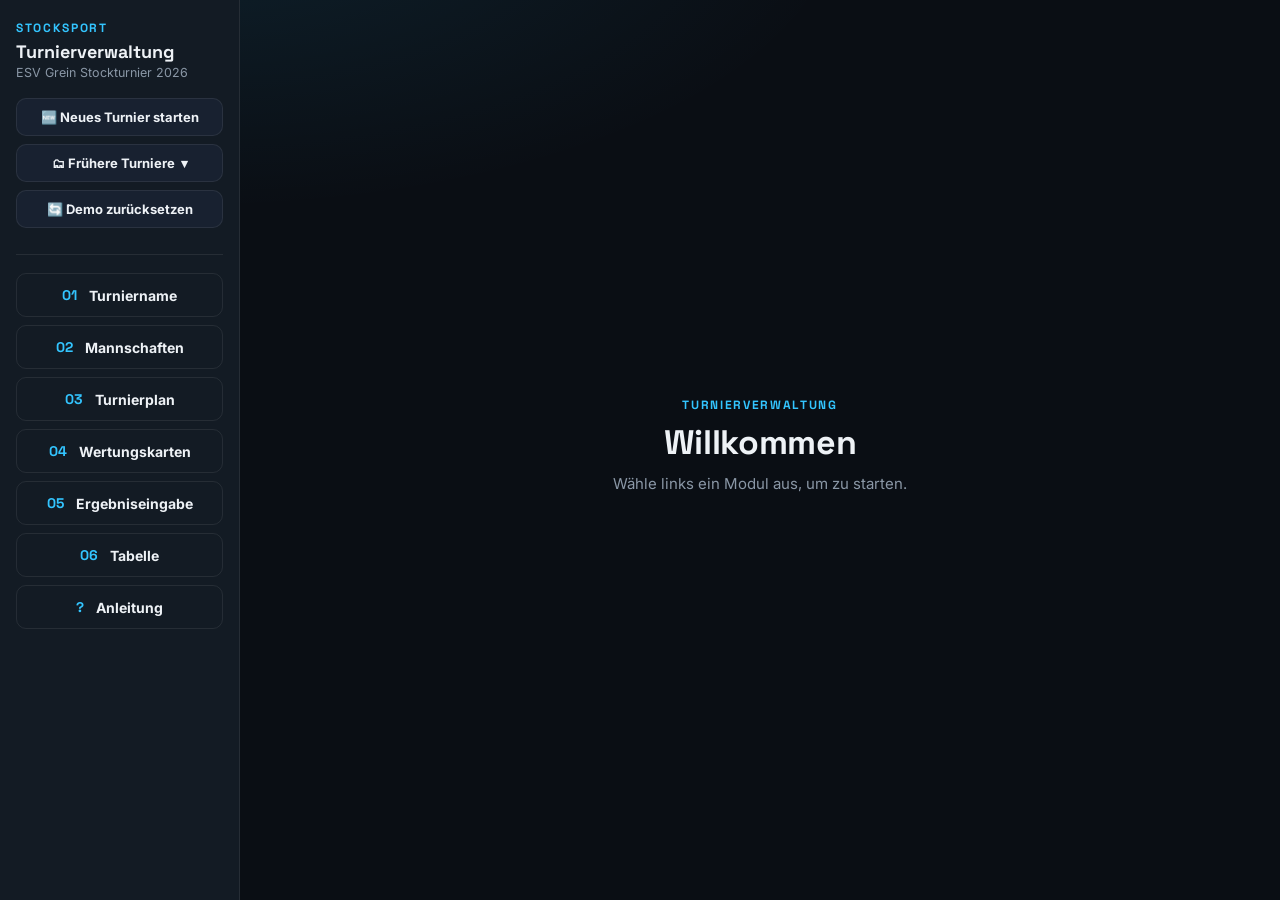
<file: index.html>
<!DOCTYPE html>
<html lang="de">
<head>
<meta charset="UTF-8">
<meta name="viewport" content="width=device-width, initial-scale=1, maximum-scale=1, user-scalable=no">
<title>Turnierverwaltung</title>
<link rel="stylesheet" href="style.css">
<style>
  html, body { height: 100%; margin: 0; }
  .shell { display: flex; height: 100vh; overflow: hidden; }

  .inhalt { flex: 1; min-width: 0; display: flex; flex-direction: column; }
  .inhalt-rahmen { flex: 1; border: none; width: 100%; height: 100%; background: var(--bg); }

  .willkommen { flex: 1; display: flex; flex-direction: column; align-items: center; justify-content: center; text-align: center; padding: 20px; }
  .willkommen h1 { margin-bottom: 8px; }

  .modul-nav {
    width: 240px; flex-shrink: 0; background: var(--bg-panel); border-right: 1px solid var(--line);
    display: flex; flex-direction: column; align-items: flex-start; padding: 20px 16px; gap: 8px; overflow-y: auto;
  }
  .modul-nav .kopf { width: 100%; text-align: left; margin-bottom: 10px; }
  .modul-nav .kopf .eyebrow { margin: 0 0 4px; }
  .modul-nav .kopf h2 { font-family: var(--font-display); font-weight: 700; font-size: 18px; margin: 0; }
  .modul-nav .kopf .turniername { color: var(--text-dim); font-size: 12.5px; margin-top: 2px; }

  .modul-btn {
    width: 100%; text-align: left; background: transparent; border: 1px solid var(--line); border-radius: 10px;
    padding: 12px 14px; color: var(--text); cursor: pointer; font-family: var(--font-body); font-size: 14px;
    transition: border-color .15s ease, background .15s ease;
  }
  .modul-btn .num { color: var(--accent); font-family: var(--font-display); font-weight: 700; margin-right: 6px; }
  .modul-btn:hover { border-color: var(--line-hi); background: var(--bg-panel-hi); }
  .modul-btn.active { border-color: var(--accent); background: var(--accent-soft); }

  .turnier-aktionen { width: 100%; display: flex; flex-direction: column; gap: 8px; margin-bottom: 14px; }
  .turnier-aktionen button {
    width: 100%; text-align: left; background: var(--bg-panel-hi); border: 1px solid var(--line); border-radius: 10px;
    padding: 10px 12px; color: var(--text); cursor: pointer; font-family: var(--font-body); font-size: 13px;
  }
  .turnier-aktionen button:hover { border-color: var(--line-hi); }
  .trennlinie { width: 100%; border: none; border-top: 1px solid var(--line); margin: 4px 0 10px; }

  .archiv-liste { width: 100%; display: none; flex-direction: column; gap: 6px; margin-bottom: 14px; max-height: 260px; overflow-y: auto; }
  .archiv-liste.offen { display: flex; }
  .archiv-eintrag {
    width: 100%; display: flex; align-items: center; justify-content: space-between; gap: 6px;
    background: var(--bg); border: 1px solid var(--line); border-radius: 8px; padding: 8px 10px; font-size: 12.5px;
  }
  .archiv-eintrag.aktiv { border-color: var(--accent); }
  .archiv-eintrag .info { text-align: left; overflow: hidden; }
  .archiv-eintrag .info .name { font-weight: 600; white-space: nowrap; overflow: hidden; text-overflow: ellipsis; }
  .archiv-eintrag .info .datum { color: var(--text-dim); font-size: 11px; }
  .archiv-eintrag .aktionen { display: flex; gap: 4px; flex-shrink: 0; }
  .archiv-eintrag button { background: transparent; border: 1px solid var(--line); border-radius: 6px; color: var(--text); padding: 4px 8px; font-size: 11px; cursor: pointer; }
  .archiv-eintrag button:hover { border-color: var(--line-hi); }

  @media (max-width: 760px) {
    .shell { flex-direction: column; }
    .modul-nav { width: 100%; flex-direction: row; flex-wrap: wrap; align-items: center; justify-content: flex-start; border-right: none; border-bottom: 1px solid var(--line); }
    .modul-nav .kopf { width: auto; margin-right: auto; text-align: left; }
    .modul-btn { width: auto; }
  }
</style>
</head>
<body>
<div class="shell">
  <div class="modul-nav">
    <div class="kopf">
      <p class="eyebrow">Stocksport</p>
      <h2>Turnierverwaltung</h2>
      <div class="turniername" id="turnierNameAnzeige"></div>
    </div>

    <div class="turnier-aktionen">
      <button onclick="neuesTurnierStarten()">🆕 Neues Turnier starten</button>
      <button onclick="archivUmschalten()">🗂 Frühere Turniere<span id="archivPfeil"> ▾</span></button>
      <button onclick="demoZuruecksetzen()">🔄 Demo zurücksetzen</button>
    </div>
    <div class="archiv-liste" id="archivListe"></div>
    <hr class="trennlinie">
    <button class="modul-btn" data-modul="01_turniername.html" onclick="oeffneModul(this)"><span class="num">01</span>Turniername</button>
    <button class="modul-btn" data-modul="02_mannschaften.html" onclick="oeffneModul(this)"><span class="num">02</span>Mannschaften</button>
    <button class="modul-btn" data-modul="03_turnierplan.html" onclick="oeffneModul(this)"><span class="num">03</span>Turnierplan</button>
    <button class="modul-btn" data-modul="04_wertungskarten.html" onclick="oeffneModul(this)"><span class="num">04</span>Wertungskarten</button>
    <button class="modul-btn" data-modul="05_ergebnis.html" onclick="oeffneModul(this)"><span class="num">05</span>Ergebniseingabe</button>
    <button class="modul-btn" data-modul="06_tabelle.html" onclick="oeffneModul(this)"><span class="num">06</span>Tabelle</button>
    <button class="modul-btn" data-modul="07_anleitung.html" onclick="oeffneModul(this)"><span class="num">?</span>Anleitung</button>
  </div>

  <div class="inhalt">
    <div class="willkommen" id="willkommen">
      <p class="eyebrow">Turnierverwaltung</p>
      <h1>Willkommen</h1>
      <p class="lead">Wähle links ein Modul aus, um zu starten.</p>
    </div>
    <iframe id="modulRahmen" class="inhalt-rahmen" style="display:none;"></iframe>
  </div>
</div>

<script src="demodaten.js"></script>
<script src="turnier.js"></script>
<script>
function oeffneModul(btn) {
    document.querySelectorAll('.modul-btn').forEach(b => b.classList.remove('active'));
    btn.classList.add('active');

    document.getElementById('willkommen').style.display = 'none';
    const rahmen = document.getElementById('modulRahmen');
    rahmen.style.display = 'block';
    rahmen.src = btn.dataset.modul;
}

async function ladeTurniernameAnzeige() {
    const t = await tvLoad();
    const turniername = (t.stammdaten || {}).turniername;
    document.getElementById('turnierNameAnzeige').textContent = turniername || '(noch kein Name festgelegt)';
}

async function neuesTurnierStarten() {
    const bestaetigt = confirm(
        'Neues Turnier starten?\n\nDas aktuelle Turnier bleibt im Archiv erhalten und kann jederzeit ' +
        'unter "Frühere Turniere" wieder geöffnet werden. Es werden also keine Daten gelöscht.'
    );
    if (!bestaetigt) return;

    const ergebnis = await tvNeuesTurnier();
    if (!ergebnis) return;

    await ladeTurniernameAnzeige();
    document.querySelectorAll('.modul-btn').forEach(b => b.classList.remove('active'));
    const rahmen = document.getElementById('modulRahmen');
    rahmen.style.display = 'none';
    rahmen.src = '';
    document.getElementById('willkommen').style.display = 'flex';
    if (document.getElementById('archivListe').classList.contains('offen')) {
        await archivLaden();
    }
}

async function archivUmschalten() {
    const liste = document.getElementById('archivListe');
    const offen = liste.classList.toggle('offen');
    document.getElementById('archivPfeil').textContent = offen ? ' ▴' : ' ▾';
    if (offen) await archivLaden();
}

async function archivLaden() {
    const liste = document.getElementById('archivListe');
    liste.innerHTML = '<div style="color:var(--text-dim); font-size:12.5px;">Lade…</div>';
    const turniere = await tvListeTurniere();
    if (turniere.length === 0) {
        liste.innerHTML = '<div style="color:var(--text-dim); font-size:12.5px;">Noch keine Turniere vorhanden.</div>';
        return;
    }
    liste.innerHTML = '';
    turniere.forEach(t => {
        const eintrag = document.createElement('div');
        eintrag.className = 'archiv-eintrag' + (t.aktiv ? ' aktiv' : '');
        eintrag.innerHTML = `
            <div class="info">
              <div class="name">${t.turniername}</div>
              <div class="datum">${t.datum || t.erstellt_am.split(' ')[0]}${t.aktiv ? ' · aktiv' : ''}</div>
            </div>
            <div class="aktionen">
              ${t.aktiv ? '' : `<button data-aktion="oeffnen" data-id="${t.id}">Öffnen</button>`}
              <button data-aktion="loeschen" data-id="${t.id}">🗑</button>
            </div>`;
        liste.appendChild(eintrag);
    });

    liste.querySelectorAll('button[data-aktion="oeffnen"]').forEach(btn => {
        btn.onclick = async () => {
            const ok = await tvTurnierAktivieren(Number(btn.dataset.id));
            if (!ok) return;
            await ladeTurniernameAnzeige();
            await archivLaden();
            // Aktuell geöffnetes Modul mit den Daten des neu aktivierten Turniers neu laden
            const rahmen = document.getElementById('modulRahmen');
            if (rahmen.src) rahmen.src = rahmen.src;
        };
    });
    liste.querySelectorAll('button[data-aktion="loeschen"]').forEach(btn => {
        btn.onclick = async () => {
            const bestaetigt = confirm('Dieses Turnier endgültig löschen? Das kann nicht rückgängig gemacht werden.');
            if (!bestaetigt) return;
            const ok = await tvTurnierLoeschen(Number(btn.dataset.id));
            if (!ok) return;
            await ladeTurniernameAnzeige();
            await archivLaden();
            const rahmen = document.getElementById('modulRahmen');
            if (rahmen.src) rahmen.src = rahmen.src;
        };
    });
}

async function demoZuruecksetzen() {
    const bestaetigt = confirm(
        'Demo-Turnier neu laden?\n\nDas aktuelle Turnier wird durch das vorgefertigte Beispielturnier ' +
        '(ESV Grein Stockturnier 2026, 9 Mannschaften, komplett ausgewertet) ersetzt. ' +
        'Andere Turniere im Archiv bleiben unberührt.'
    );
    if (!bestaetigt) return;
    await tvSave(TV_DEMO_DATEN);
    await ladeTurniernameAnzeige();
    const rahmen = document.getElementById('modulRahmen');
    if (rahmen.src) rahmen.src = rahmen.src;
    tvToast('Demo-Turnier geladen.', 'success');
}

// Beim allerersten Start (noch nie benutzt) automatisch das
// Beispielturnier laden, damit eine Vorführung sofort ein
// vollständiges, ansprechendes Turnier zeigt statt leerer Formulare.
// Nutzt einen eigenen Merker (nicht die Turnierliste selbst), da schon
// das normale Laden der Kopfzeile automatisch ein leeres Turnier anlegt.
async function demoBeimErstenStartLaden() {
    const schonInitialisiert = localStorage.getItem('tv_praesentation_initialisiert');
    if (schonInitialisiert) return;
    localStorage.setItem('tv_praesentation_initialisiert', '1');
    await tvSave(TV_DEMO_DATEN);
}

demoBeimErstenStartLaden().then(ladeTurniernameAnzeige);
</script>
</body>
</html>
</file>
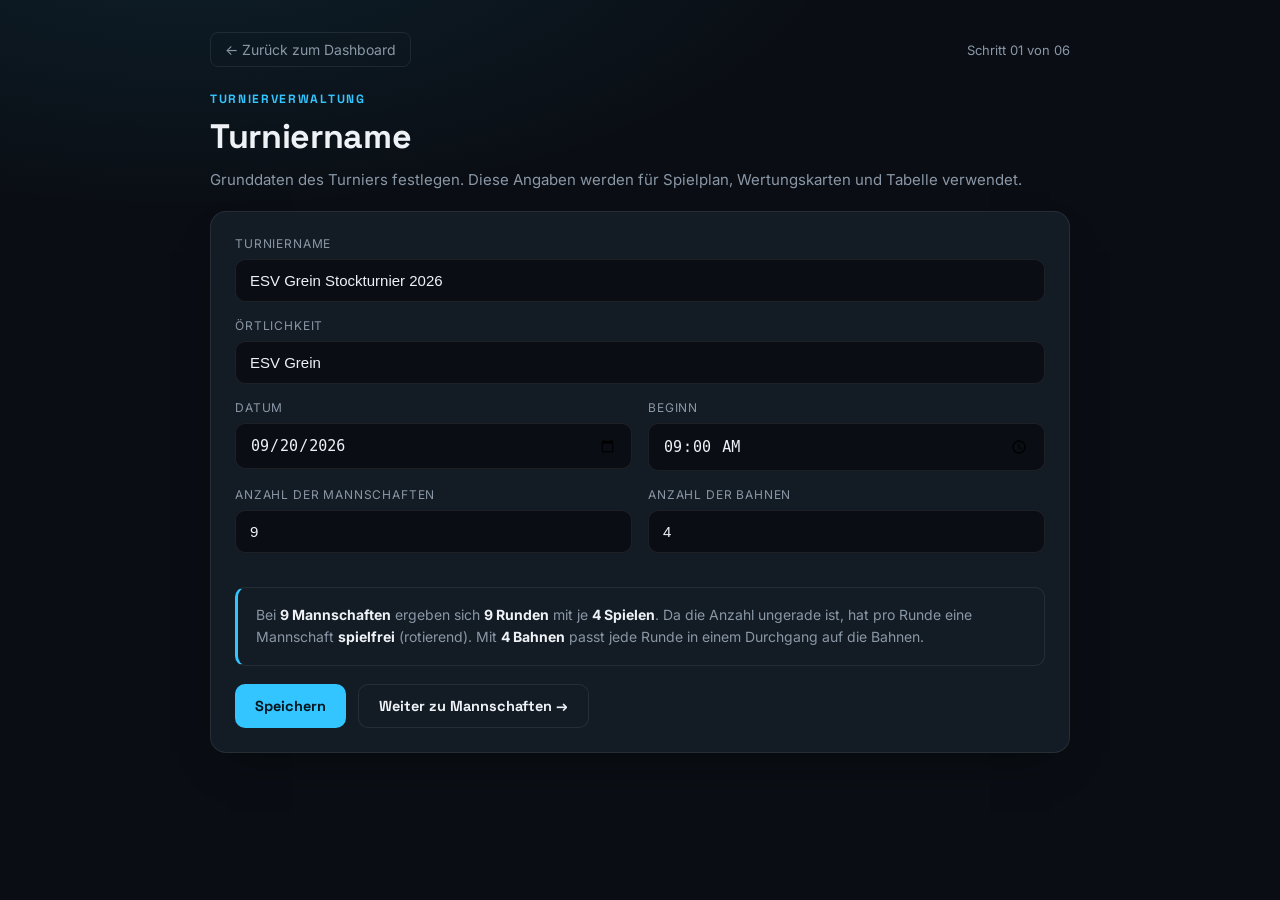
<file: 01_turniername.html>
<!DOCTYPE html>
<html lang="de">
<head>
<meta charset="UTF-8">
<meta name="viewport" content="width=device-width, initial-scale=1, maximum-scale=1, user-scalable=no">
<title>01 · Turniername – Turnierverwaltung</title>
<link rel="stylesheet" href="style.css">
</head>
<body>
<div class="wrap">
  <div class="topbar">
    <a class="back" href="index.html">&larr; Zurück zum Dashboard</a>
    <span class="step">Schritt 01 von 06</span>
  </div>
  <p class="eyebrow">Turnierverwaltung</p>
  <h1>Turniername</h1>
  <p class="lead">Grunddaten des Turniers festlegen. Diese Angaben werden für Spielplan, Wertungskarten und Tabelle verwendet.</p>

  <div class="card">
    <label for="turniername">Turniername</label>
    <input type="text" id="turniername" placeholder="z. B. ESV Grein Stockturnier 2026">

    <label for="ort">Örtlichkeit</label>
    <input type="text" id="ort" placeholder="z. B. Stockbahn ESV Grein">

    <div class="row2">
      <div>
        <label for="datum">Datum</label>
        <input type="date" id="datum">
      </div>
      <div>
        <label for="beginn">Beginn</label>
        <input type="time" id="beginn">
      </div>
    </div>

    <div class="row2">
      <div>
        <label for="anzahlMannschaften">Anzahl der Mannschaften</label>
        <input type="number" id="anzahlMannschaften" min="2" max="64" placeholder="z. B. 9">
      </div>
      <div>
        <label for="anzahlBahnen">Anzahl der Bahnen</label>
        <input type="number" id="anzahlBahnen" min="1" max="20" placeholder="z. B. 4">
      </div>
    </div>

    <div class="hint-box" id="hintBox">
      Trag Mannschaften und Bahnen ein, um eine Vorschau des Rundenplans zu sehen.
    </div>

    <div class="actions">
      <button id="btnSpeichern" onclick="speichern()">Speichern</button>
      <button id="btnWeiter" class="btn-secondary" onclick="speichernUndWeiter('02_mannschaften.html')">Weiter zu Mannschaften &rarr;</button>
    </div>
  </div>
</div>

<div class="toast" id="toast"></div>

<script src="turnier.js"></script>
<script>
function aktualisiereHint() {
    const n = parseInt(document.getElementById('anzahlMannschaften').value, 10);
    const bahnen = parseInt(document.getElementById('anzahlBahnen').value, 10);
    const box = document.getElementById('hintBox');
    const info = tvBerechneVorschau(n, bahnen);
    if (!info) {
        box.innerHTML = 'Trag Mannschaften und Bahnen ein, um eine Vorschau des Rundenplans zu sehen.';
        return;
    }
    let text = `Bei <strong>${n} Mannschaften</strong> ergeben sich <strong>${info.runden} Runden</strong> mit je `
        + `<strong>${info.spielProRunde} Spiel${info.spielProRunde === 1 ? '' : 'en'}</strong>.`;
    if (info.hatFreilos) {
        text += ` Da die Anzahl ungerade ist, hat pro Runde eine Mannschaft <strong>spielfrei</strong> (rotierend).`;
    }
    if (bahnen) {
        if (info.durchgaengeProRunde > 1) {
            text += ` Mit <strong>${bahnen} Bahn${bahnen === 1 ? '' : 'en'}</strong> braucht jede Runde `
                + `<strong>${info.durchgaengeProRunde} Durchgänge</strong> (nicht alle Spiele einer Runde passen gleichzeitig auf die Bahnen).`;
        } else {
            text += ` Mit <strong>${bahnen} Bahn${bahnen === 1 ? '' : 'en'}</strong> passt jede Runde in einem Durchgang auf die Bahnen.`;
        }
    }
    box.innerHTML = text;
}

function sammleFormular() {
    return {
        turniername: document.getElementById('turniername').value.trim(),
        ort: document.getElementById('ort').value.trim(),
        datum: document.getElementById('datum').value,
        beginn: document.getElementById('beginn').value,
        anzahlMannschaften: parseInt(document.getElementById('anzahlMannschaften').value, 10) || null,
        anzahlBahnen: parseInt(document.getElementById('anzahlBahnen').value, 10) || null
    };
}

// Speichert immer das, was ausgefüllt ist - kein Alles-oder-nichts.
// Gibt true zurück, wenn alle Pflichtfelder vollständig sind.
async function speichern() {
    const btn = document.getElementById('btnSpeichern');
    btn.disabled = true; btn.textContent = 'Speichere…';

    const daten = sammleFormular();
    const ergebnis = await tvSave({ stammdaten: Object.assign({ aktualisiert: new Date().toISOString() }, daten) });

    btn.disabled = false; btn.textContent = 'Speichern';
    if (ergebnis === null) return false; // Fehlermeldung wurde bereits angezeigt

    const fehlend = [];
    if (!daten.turniername) fehlend.push('Turniername');
    if (!daten.ort) fehlend.push('Örtlichkeit');
    if (!daten.datum) fehlend.push('Datum');
    if (!daten.anzahlMannschaften || daten.anzahlMannschaften < 2) fehlend.push('Anzahl der Mannschaften (min. 2)');
    if (!daten.anzahlBahnen || daten.anzahlBahnen < 1) fehlend.push('Anzahl der Bahnen');

    if (fehlend.length > 0) {
        tvToast('Gespeichert. Noch offen: ' + fehlend.join(', '), 'info');
        return false;
    }
    tvToast('Turnierdaten vollständig gespeichert.', 'success');
    return true;
}

async function speichernUndWeiter(ziel) {
    const btn = document.getElementById('btnWeiter');
    btn.disabled = true; btn.textContent = 'Speichere…';
    await speichern();
    window.location.href = ziel;
}

document.addEventListener('DOMContentLoaded', async () => {
    const t = await tvLoad();
    const s = t.stammdaten || {};
    if (s.turniername) document.getElementById('turniername').value = s.turniername;
    if (s.ort) document.getElementById('ort').value = s.ort;
    if (s.datum) document.getElementById('datum').value = s.datum;
    if (s.beginn) document.getElementById('beginn').value = s.beginn;
    if (s.anzahlMannschaften) document.getElementById('anzahlMannschaften').value = s.anzahlMannschaften;
    if (s.anzahlBahnen) document.getElementById('anzahlBahnen').value = s.anzahlBahnen;
    aktualisiereHint();
    document.getElementById('anzahlMannschaften').addEventListener('input', aktualisiereHint);
    document.getElementById('anzahlBahnen').addEventListener('input', aktualisiereHint);
});
</script>
</body>
</html>
</file>
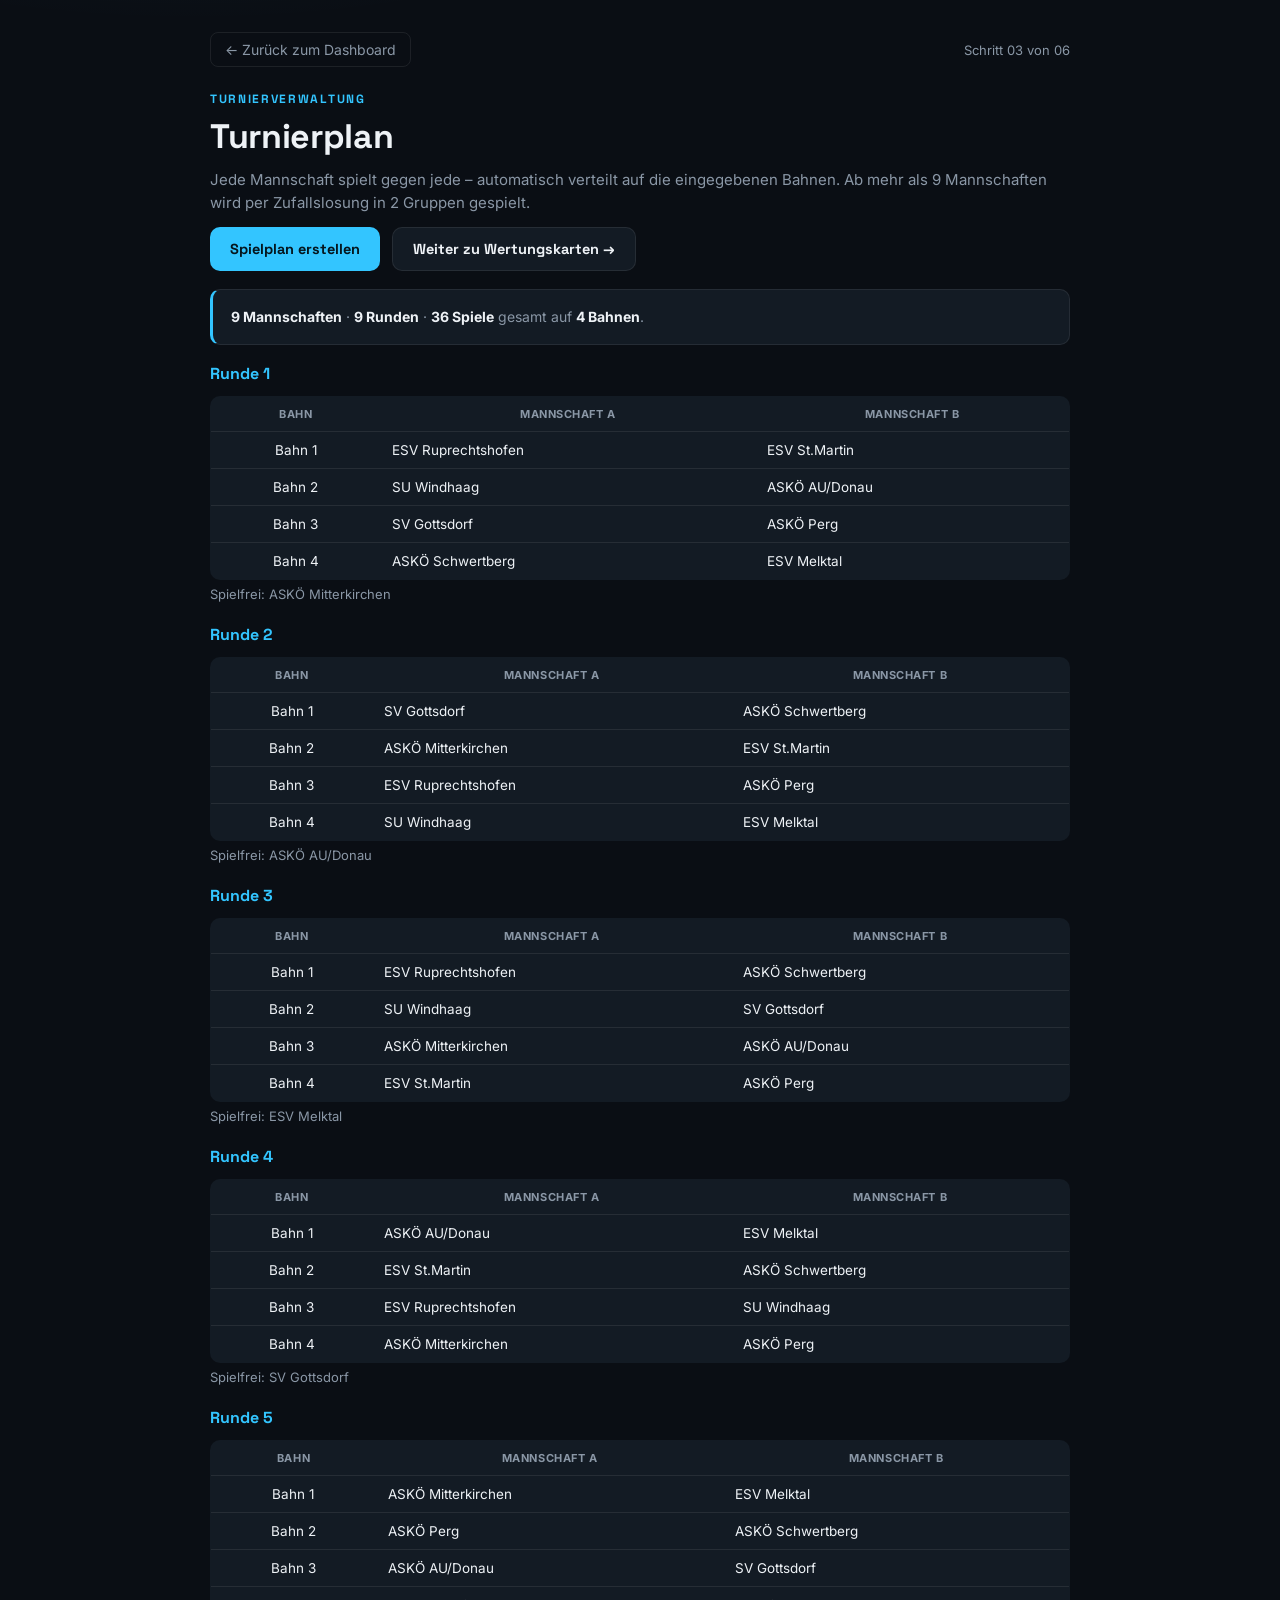
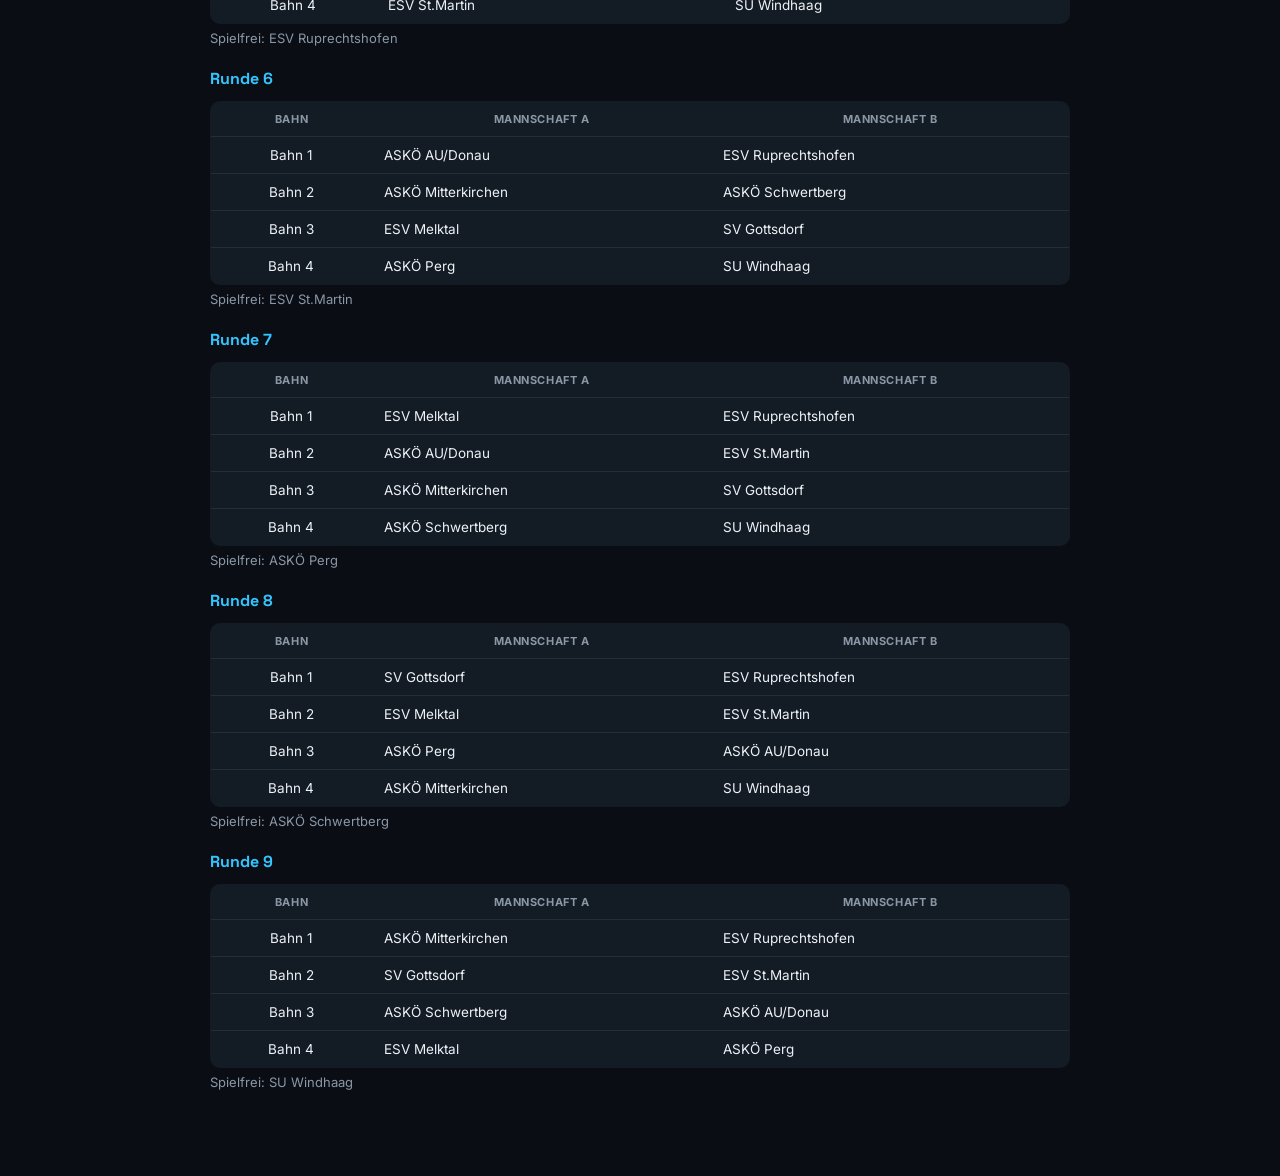
<file: 03_turnierplan.html>
<!DOCTYPE html>
<html lang="de">
<head>
<meta charset="UTF-8">
<meta name="viewport" content="width=device-width, initial-scale=1, maximum-scale=1, user-scalable=no">
<title>03 · Turnierplan – Turnierverwaltung</title>
<link rel="stylesheet" href="style.css">
<style>
  .runde-block { margin-bottom: 22px; }
  .runde-title { font-family: var(--font-display); font-weight: 700; font-size: 16px; color: var(--accent); margin-bottom: 10px; }
  .gruppen-title { font-family: var(--font-display); font-weight: 700; font-size: 20px; margin: 26px 0 14px; padding-top: 14px; border-top: 1px solid var(--line); }
  .gruppen-title:first-of-type { border-top: none; padding-top: 0; }
  .durchgang-label { font-size: 12px; text-transform: uppercase; letter-spacing: .06em; color: var(--text-dim); margin: 10px 0 6px; }
  .bye-note { color: var(--text-dim); font-size: 13px; margin-top: 6px; }
</style>
</head>
<body>
<div class="wrap">
  <div class="topbar">
    <a class="back" href="index.html">&larr; Zurück zum Dashboard</a>
    <span class="step">Schritt 03 von 06</span>
  </div>
  <p class="eyebrow">Turnierverwaltung</p>
  <h1>Turnierplan</h1>
  <p class="lead">Jede Mannschaft spielt gegen jede – automatisch verteilt auf die eingegebenen Bahnen. Ab mehr als 9 Mannschaften wird per Zufallslosung in 2 Gruppen gespielt.</p>

  <div id="warnBox" class="warn-box" style="display:none;"></div>
  <div id="ladeHinweis" class="hint-box">Lade Daten…</div>

  <div class="actions">
    <button id="btnErstellen" onclick="planErstellen()">Spielplan erstellen</button>
    <a class="btn btn-secondary" href="04_wertungskarten.html">Weiter zu Wertungskarten &rarr;</a>
  </div>

  <div id="infoBox" class="info-box" style="display:none;"></div>
  <div id="planContainer"></div>
</div>

<div class="toast" id="toast"></div>

<script src="turnier.js"></script>
<script>
function zeigeWarnung(html) {
    const box = document.getElementById('warnBox');
    box.innerHTML = html;
    box.style.display = 'block';
}

async function planErstellen() {
    const btn = document.getElementById('btnErstellen');
    btn.disabled = true; btn.textContent = 'Erstelle…';

    const t = await tvLoad();
    const stammdaten = t.stammdaten || {};
    const mannschaften = t.mannschaften || [];

    if (!stammdaten.anzahlBahnen) {
        zeigeWarnung('Bitte zuerst unter <a href="01_turniername.html" style="color:var(--accent);">Turniername</a> die Anzahl der Bahnen festlegen.');
        btn.disabled = false; btn.textContent = 'Spielplan erstellen';
        return;
    }
    const gueltige = mannschaften.filter(m => m.name && m.name.trim());
    if (gueltige.length < 2) {
        zeigeWarnung('Bitte zuerst unter <a href="02_mannschaften.html" style="color:var(--accent);">Mannschaften</a> mindestens 2 Mannschaften mit Namen anlegen.');
        btn.disabled = false; btn.textContent = 'Spielplan erstellen';
        return;
    }
    document.getElementById('warnBox').style.display = 'none';

    const teamsMitId = gueltige.map((m, i) => ({ id: m.id || ('team' + i), name: m.name }));
    gueltige.forEach((m, i) => { if (!m.id) m.id = teamsMitId[i].id; });

    let spiele, info;

    if (tvGruppenmodusAktiv(teamsMitId.length)) {
        const { gruppe1, gruppe2 } = tvTeileInGruppen(teamsMitId);
        const { bahnenGr1, bahnenGr2 } = tvTeileBahnen(stammdaten.anzahlBahnen);

        gruppe1.forEach(t2 => { const m = gueltige.find(m => m.id === t2.id); if (m) m.gruppe = 1; });
        gruppe2.forEach(t2 => { const m = gueltige.find(m => m.id === t2.id); if (m) m.gruppe = 2; });

        const plan1 = tvErstelleRundenplan(gruppe1);
        const plan2 = tvErstelleRundenplan(gruppe2);
        const spiele1 = tvVerteileAufBahnen(plan1.runden, bahnenGr1).map(s => ({ ...s, phase: 'gruppe', gruppe: 1 }));
        const spiele2 = tvVerteileAufBahnen(plan2.runden, bahnenGr2).map(s => ({
            ...s, phase: 'gruppe', gruppe: 2, bahn: s.bahn + bahnenGr1
        }));
        // Eindeutige IDs über beide Gruppen hinweg
        let laufendeId = 1;
        spiele = [...spiele1, ...spiele2].map(s => ({ ...s, id: 'sp' + (laufendeId++) }));

        info = { gruppenmodus: true, gruppe1, gruppe2, bahnenGr1, bahnenGr2, runden1: plan1.runden.length, runden2: plan2.runden.length, hatFreilos1: plan1.hatFreilos, hatFreilos2: plan2.hatFreilos };
    } else {
        const { runden, hatFreilos } = tvErstelleRundenplan(teamsMitId);
        spiele = tvVerteileAufBahnen(runden, stammdaten.anzahlBahnen);
        info = { gruppenmodus: false, teams: teamsMitId, runden: runden.length, hatFreilos, bahnenCount: stammdaten.anzahlBahnen };
    }

    const ergebnis = await tvSave({ mannschaften, spielplan: spiele });
    btn.disabled = false; btn.textContent = 'Spielplan erstellen';
    if (ergebnis === null) return;

    renderGesamtplan(spiele, mannschaften, info);
    tvToast('Turnierplan erstellt und gespeichert.', 'success');
}

function renderRunden(container, spiele, teams, rundenAnzahl) {
    for (let r = 1; r <= rundenAnzahl; r++) {
        const spieleDerRunde = spiele.filter(s => s.runde === r);
        if (spieleDerRunde.length === 0) continue;

        const block = document.createElement('div');
        block.className = 'runde-block';
        block.innerHTML = `<div class="runde-title">Runde ${r}</div>`;

        const spielendeTeams = new Set();
        spieleDerRunde.forEach(s => { spielendeTeams.add(s.teamA); spielendeTeams.add(s.teamB); });
        const freilosTeam = teams.find(t => !spielendeTeams.has(t.id));

        const durchgaenge = [...new Set(spieleDerRunde.map(s => s.durchgang))].sort((a, b) => a - b);
        durchgaenge.forEach(dg => {
            if (durchgaenge.length > 1) {
                const label = document.createElement('div');
                label.className = 'durchgang-label';
                label.textContent = `Durchgang ${dg}`;
                block.appendChild(label);
            }
            const table = document.createElement('table');
            table.className = 'data';
            table.innerHTML = '<tr><th>Bahn</th><th>Mannschaft A</th><th>Mannschaft B</th></tr>';
            spieleDerRunde.filter(s => s.durchgang === dg).sort((a, b) => a.bahn - b.bahn).forEach(s => {
                const tr = document.createElement('tr');
                tr.innerHTML = `<td>Bahn ${s.bahn}</td><td class="left">${tvTeamName(teams, s.teamA)}</td><td class="left">${tvTeamName(teams, s.teamB)}</td>`;
                table.appendChild(tr);
            });
            block.appendChild(table);
        });

        if (freilosTeam) {
            const note = document.createElement('div');
            note.className = 'bye-note';
            note.textContent = `Spielfrei: ${freilosTeam.name}`;
            block.appendChild(note);
        }
        container.appendChild(block);
    }
}

function renderGesamtplan(spiele, mannschaften, info) {
    const infoBox = document.getElementById('infoBox');
    const container = document.getElementById('planContainer');
    container.innerHTML = '';
    infoBox.style.display = 'block';

    if (info.gruppenmodus) {
        infoBox.innerHTML = `<strong>${mannschaften.length} Mannschaften</strong> – per Zufallslosung in 2 Gruppen aufgeteilt: `
            + `<strong>Gruppe 1</strong> (${info.gruppe1.length} Mannschaften, ${info.bahnenGr1} Bahnen) und `
            + `<strong>Gruppe 2</strong> (${info.gruppe2.length} Mannschaften, ${info.bahnenGr2} Bahnen). `
            + `Nach der Gruppenphase folgen Kreuzspiele (Plätze 1–4 je Gruppe), Halbfinale und Finale – das läuft über das Modul „Tabelle", sobald die Gruppenspiele ausgewertet sind.`;

        const titel1 = document.createElement('div');
        titel1.className = 'gruppen-title';
        titel1.textContent = 'Gruppe 1';
        container.appendChild(titel1);
        renderRunden(container, spiele.filter(s => s.gruppe === 1), info.gruppe1, info.runden1);

        const titel2 = document.createElement('div');
        titel2.className = 'gruppen-title';
        titel2.textContent = 'Gruppe 2';
        container.appendChild(titel2);
        renderRunden(container, spiele.filter(s => s.gruppe === 2), info.gruppe2, info.runden2);
    } else {
        infoBox.innerHTML = `<strong>${info.teams.length} Mannschaften</strong> · <strong>${info.runden} Runden</strong> · `
            + `<strong>${spiele.length} Spiele</strong> gesamt auf <strong>${info.bahnenCount} Bahnen</strong>.`
            + (info.hatFreilos ? ' Ungerade Mannschaftsanzahl – pro Runde hat eine Mannschaft spielfrei.' : '');
        renderRunden(container, spiele, info.teams, info.runden);
    }
}

document.addEventListener('DOMContentLoaded', async () => {
    const t = await tvLoad();
    document.getElementById('ladeHinweis').style.display = 'none';
    const spielplan = (t.spielplan || []).filter(s => s.phase === 'gruppe' || !s.phase);
    if (spielplan.length === 0 || !Array.isArray(t.mannschaften)) return;

    const mannschaften = t.mannschaften;
    const gruppenmodus = mannschaften.some(m => m.gruppe === 1 || m.gruppe === 2);

    if (gruppenmodus) {
        const gruppe1 = mannschaften.filter(m => m.gruppe === 1).map(m => ({ id: m.id, name: m.name }));
        const gruppe2 = mannschaften.filter(m => m.gruppe === 2).map(m => ({ id: m.id, name: m.name }));
        const spieleGr1 = spielplan.filter(s => s.gruppe === 1);
        const spieleGr2 = spielplan.filter(s => s.gruppe === 2);
        const info = {
            gruppenmodus: true, gruppe1, gruppe2,
            bahnenGr1: Math.max(...spieleGr1.map(s => s.bahn), 0),
            bahnenGr2: spieleGr2.length ? Math.max(...spieleGr2.map(s => s.bahn)) - Math.max(...spieleGr1.map(s => s.bahn), 0) : 0,
            runden1: spieleGr1.length ? Math.max(...spieleGr1.map(s => s.runde)) : 0,
            runden2: spieleGr2.length ? Math.max(...spieleGr2.map(s => s.runde)) : 0
        };
        renderGesamtplan(spielplan, mannschaften, info);
    } else {
        const teams = mannschaften.map(m => ({ id: m.id, name: m.name }));
        const info = { gruppenmodus: false, teams, runden: Math.max(...spielplan.map(s => s.runde)), hatFreilos: false, bahnenCount: (t.stammdaten || {}).anzahlBahnen || 1 };
        renderGesamtplan(spielplan, mannschaften, info);
    }
});
</script>
</body>
</html>
</file>
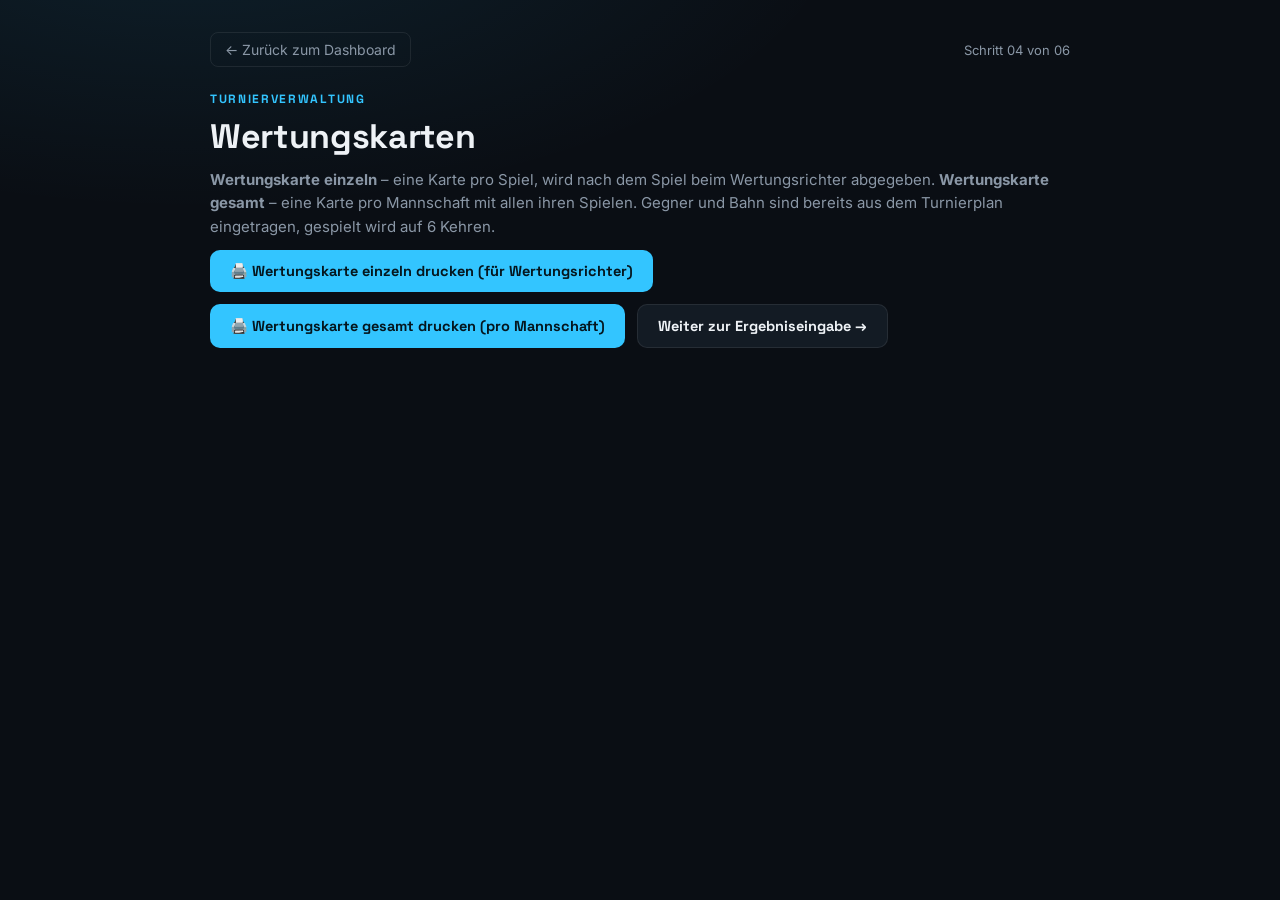
<file: 04_wertungskarten.html>
<!DOCTYPE html>
<html lang="de">
<head>
<meta charset="UTF-8">
<meta name="viewport" content="width=device-width, initial-scale=1, maximum-scale=1, user-scalable=no">
<title>04 · Wertungskarten – Turnierverwaltung</title>
<link rel="stylesheet" href="style.css">
<style>
  .karte {
    background: #fff; color: #111; width: 220mm; margin: 0 auto 20px; padding: 8mm;
    box-sizing: border-box; font-family: Arial, Helvetica, sans-serif; font-size: 11px;
  }
  .karte .kopf { margin-bottom: 6px; line-height: 1.5; }
  .karte .kopf .label { display: inline-block; width: 90px; }
  .karte table.spielkarte { width: 100%; border-collapse: collapse; table-layout: fixed; }
  .karte table.spielkarte th, .karte table.spielkarte td {
    border: 1px solid #444; padding: 3px 4px; text-align: center; height: 20px;
  }
  .karte table.spielkarte td.left { text-align: left; }
  .karte table.spielkarte th { background: #e9e9e9; font-weight: 700; }
  .karte .col-spiel { width: 26px; }
  .karte .col-gegner { width: 130px; }
  .karte .col-bahn { width: 34px; }
  .karte .col-anst { width: 34px; }
  .karte .col-kehre { width: 26px; }
  .karte .col-stock { width: 46px; }
  .karte .col-spalt { width: 10px; border: none !important; background: transparent !important; }
  .karte .col-punkte { width: 46px; }
  .karte tr.gesamt td { font-weight: 700; background: #f2f2f2; border-top: 2px solid #444; }

  #druckBereichEinzeln, #druckBereichGesamt { display: none; }
  @media print {
    body.print-einzeln #druckBereichEinzeln,
    body.print-einzeln #druckBereichEinzeln *,
    body.print-gesamt #druckBereichGesamt,
    body.print-gesamt #druckBereichGesamt * { visibility: visible; }
    #druckBereichEinzeln, #druckBereichGesamt { position: absolute; left: 0; top: 0; width: 100%; }
    body.print-einzeln #druckBereichEinzeln { display: block; }
    body.print-gesamt #druckBereichGesamt { display: block; }
    @page { size: A4 landscape; margin: 8mm; }
  }
</style>
</head>
<body>
<div class="wrap">
  <div class="topbar">
    <a class="back" href="index.html">&larr; Zurück zum Dashboard</a>
    <span class="step">Schritt 04 von 06</span>
  </div>
  <p class="eyebrow">Turnierverwaltung</p>
  <h1>Wertungskarten</h1>
  <p class="lead"><strong>Wertungskarte einzeln</strong> – eine Karte pro Spiel, wird nach dem Spiel beim Wertungsrichter abgegeben. <strong>Wertungskarte gesamt</strong> – eine Karte pro Mannschaft mit allen ihren Spielen. Gegner und Bahn sind bereits aus dem Turnierplan eingetragen, gespielt wird auf 6 Kehren.</p>

  <div id="warnBox" class="warn-box" style="display:none;"></div>
  <div id="ladeHinweis" class="hint-box">Lade Daten…</div>

  <div class="actions">
    <button onclick="drucken('einzeln')">🖨️ Wertungskarte einzeln drucken (für Wertungsrichter)</button>
    <button onclick="drucken('gesamt')">🖨️ Wertungskarte gesamt drucken (pro Mannschaft)</button>
    <a class="btn btn-secondary" href="05_ergebnis.html">Weiter zur Ergebniseingabe &rarr;</a>
  </div>

  <div id="druckBereichEinzeln"></div>
  <div id="druckBereichGesamt"></div>
</div>

<script src="turnier.js"></script>
<script>
const ANZAHL_KEHREN = 6; // bei einem Turnier wird immer auf 6 Kehren gespielt

function drucken(art) {
    document.body.classList.remove('print-einzeln', 'print-gesamt');
    document.body.classList.add(art === 'einzeln' ? 'print-einzeln' : 'print-gesamt');
    window.print();
}

function leereZellen(anzahl) {
    return '<td></td>'.repeat(anzahl);
}

function kopfHtml() {
    const kehreHeader = Array.from({ length: ANZAHL_KEHREN }, (_, i) => `<th class="col-kehre">${i + 1}</th>`).join('');
    return `
        <tr>
          <th class="col-spiel" rowspan="2">Spiel</th>
          <th class="col-gegner" rowspan="2">Gegner</th>
          <th class="col-bahn" rowspan="2">Bahn</th>
          <th class="col-anst" rowspan="2">Anst</th>
          <th colspan="${ANZAHL_KEHREN}">Kehre</th>
          <th class="col-stock" rowspan="2">Stock<br>Punkte</th>
          <th class="col-spalt" rowspan="2"></th>
          <th class="col-bahn" rowspan="2">Bahn</th>
          <th colspan="${ANZAHL_KEHREN}">Kehre</th>
          <th class="col-stock" rowspan="2">Stock<br>Punkte</th>
          <th class="col-punkte" rowspan="2">Spiel-<br>punkte</th>
        </tr>
        <tr>${kehreHeader}${kehreHeader}</tr>`;
}

function zeileHtml(spielNr, gegnerName, bahn) {
    return `
        <tr>
          <td>${spielNr}</td>
          <td class="left">${gegnerName}</td>
          <td>${bahn}</td>
          <td></td>
          ${leereZellen(ANZAHL_KEHREN)}
          <td></td>
          <td class="col-spalt"></td>
          <td>${bahn}</td>
          ${leereZellen(ANZAHL_KEHREN)}
          <td></td>
          <td></td>
        </tr>`;
}

function kartenGeruest(kopfzeilen, tabelleninhalt) {
    return `
    <div class="karte">
      <div class="kopf">
        <div><span class="label">Veranstaltung</span>${kopfzeilen.turniername || ''}</div>
        <div><span class="label">Datum</span>${kopfzeilen.datum || ''}</div>
        <div><span class="label">Mannschaft</span><strong>${kopfzeilen.mannschaft || ''}</strong></div>
      </div>
      <table class="spielkarte">
        ${kopfHtml()}
        ${tabelleninhalt}
      </table>
    </div>`;
}

// "Wertungskarte gesamt" - eine Karte pro Mannschaft mit allen ihren Spielen
function karteGesamtFuerTeam(team, spieleDesTeams, teams, stammdaten) {
    const zeilen = spieleDesTeams.map((spiel, idx) => {
        const gegnerId = spiel.teamA === team.id ? spiel.teamB : spiel.teamA;
        return zeileHtml(idx + 1, tvTeamName(teams, gegnerId), spiel.bahn);
    }).join('');

    const gesamtZeile = `
        <tr class="gesamt">
          <td colspan="3" class="left">Gesamt</td>
          <td></td>
          ${leereZellen(ANZAHL_KEHREN)}
          <td></td>
          <td class="col-spalt"></td>
          <td></td>
          ${leereZellen(ANZAHL_KEHREN)}
          <td></td>
          <td></td>
        </tr>`;

    return kartenGeruest(
        { turniername: stammdaten.turniername, datum: stammdaten.datum, mannschaft: team.name },
        zeilen + gesamtZeile
    );
}

// "Wertungskarte einzeln" - eine Karte pro Spiel, für den Wertungsrichter.
// Gleiche Tabellenform wie "gesamt", aber mit genau einer Zeile (dieses Spiel).
function karteEinzelnFuerSpiel(spiel, teams, stammdaten) {
    const teamA = teams.find(t => t.id === spiel.teamA);
    const gegnerName = tvTeamName(teams, spiel.teamB);
    const zeile = zeileHtml(1, gegnerName, spiel.bahn);
    return kartenGeruest(
        { turniername: stammdaten.turniername, datum: stammdaten.datum, mannschaft: teamA ? teamA.name : '' },
        zeile
    );
}

document.addEventListener('DOMContentLoaded', async () => {
    const t = await tvLoad();
    document.getElementById('ladeHinweis').style.display = 'none';
    const spielplan = t.spielplan || [];
    const mannschaften = t.mannschaften || [];
    const stammdaten = t.stammdaten || {};

    if (spielplan.length === 0) {
        const box = document.getElementById('warnBox');
        box.style.display = 'block';
        box.innerHTML = 'Es ist noch kein Turnierplan vorhanden. Bitte zuerst unter '
            + '<a href="03_turnierplan.html" style="color:var(--accent);">Turnierplan</a> einen Plan erstellen.';
        return;
    }

    const teams = mannschaften.map(m => ({ id: m.id, name: m.name }));

    const bereichGesamt = document.getElementById('druckBereichGesamt');
    bereichGesamt.innerHTML = teams.map(team => {
        const spieleDesTeams = spielplan
            .filter(s => s.teamA === team.id || s.teamB === team.id)
            .sort((a, b) => a.runde - b.runde);
        return karteGesamtFuerTeam(team, spieleDesTeams, teams, stammdaten);
    }).join('');

    const bereichEinzeln = document.getElementById('druckBereichEinzeln');
    bereichEinzeln.innerHTML = spielplan
        .slice()
        .sort((a, b) => a.runde - b.runde || a.bahn - b.bahn)
        .map(s => karteEinzelnFuerSpiel(s, teams, stammdaten))
        .join('');
});
</script>
</body>
</html>
</file>
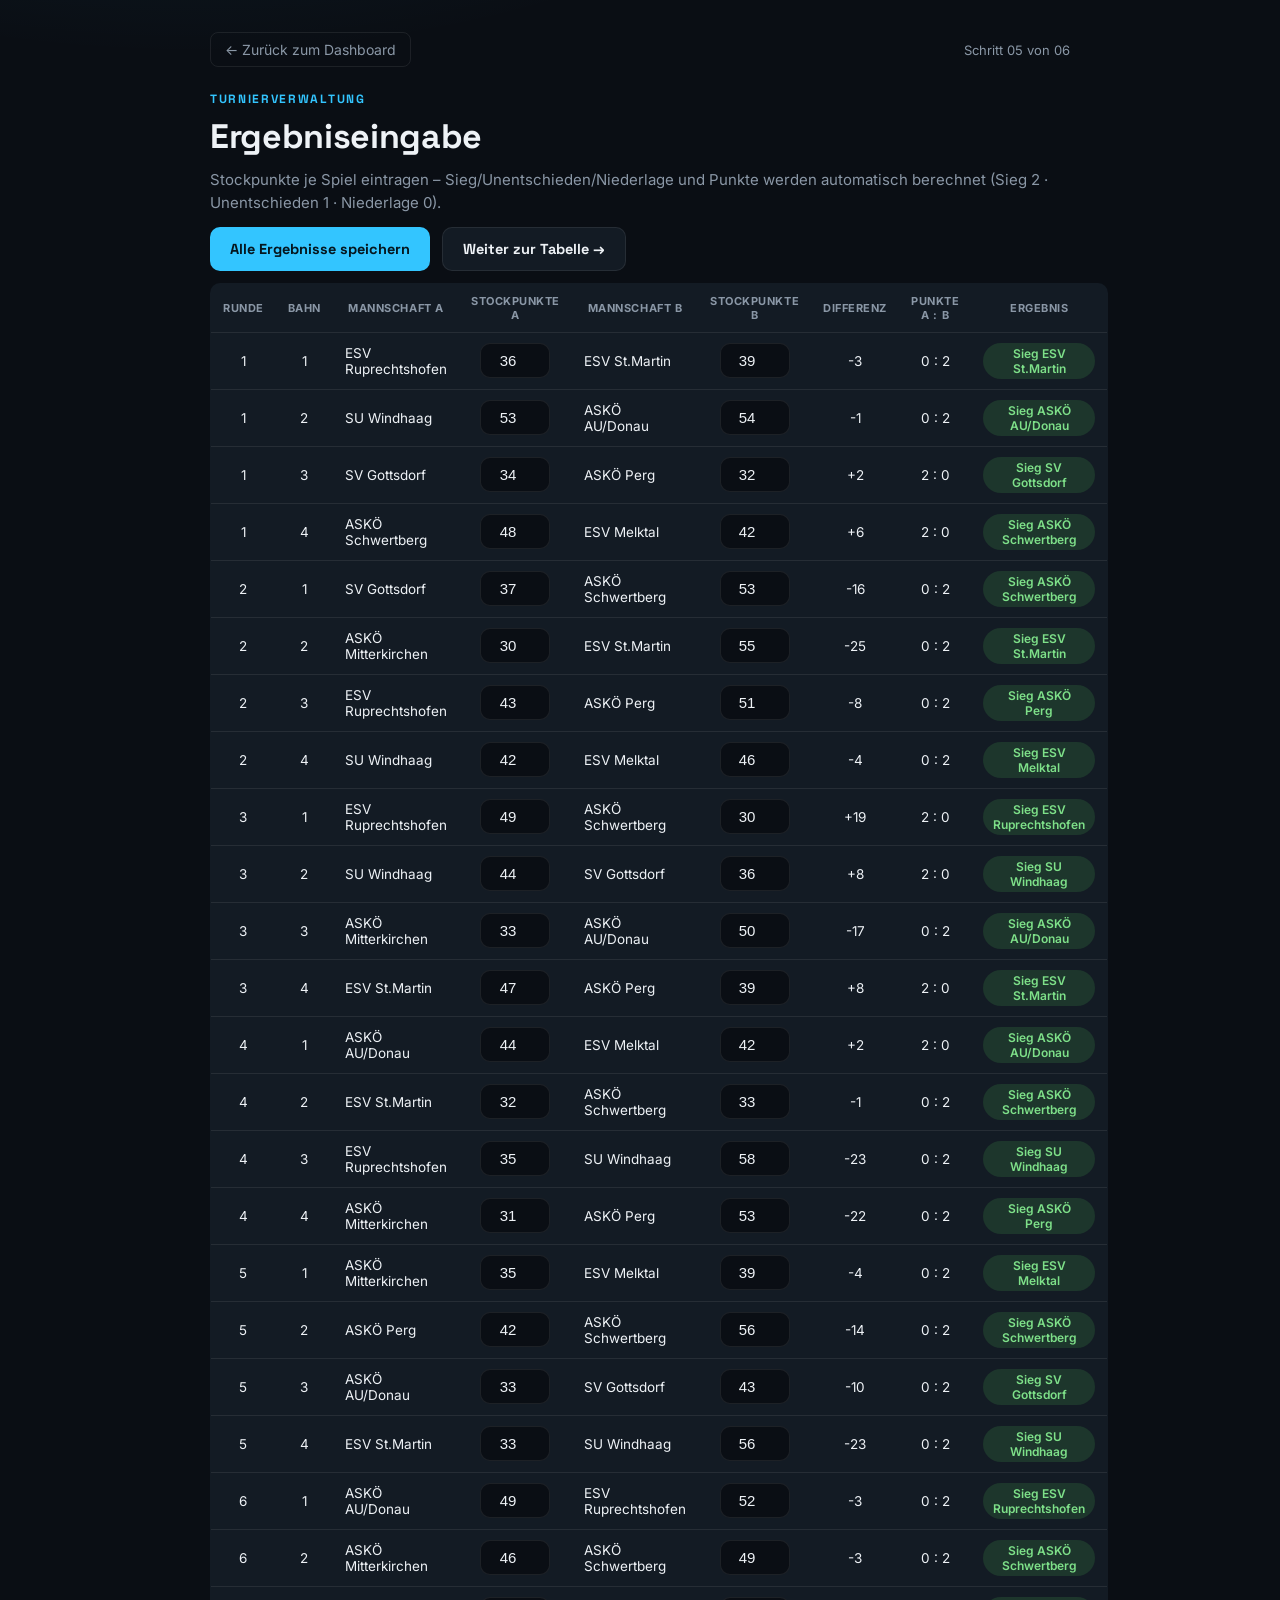
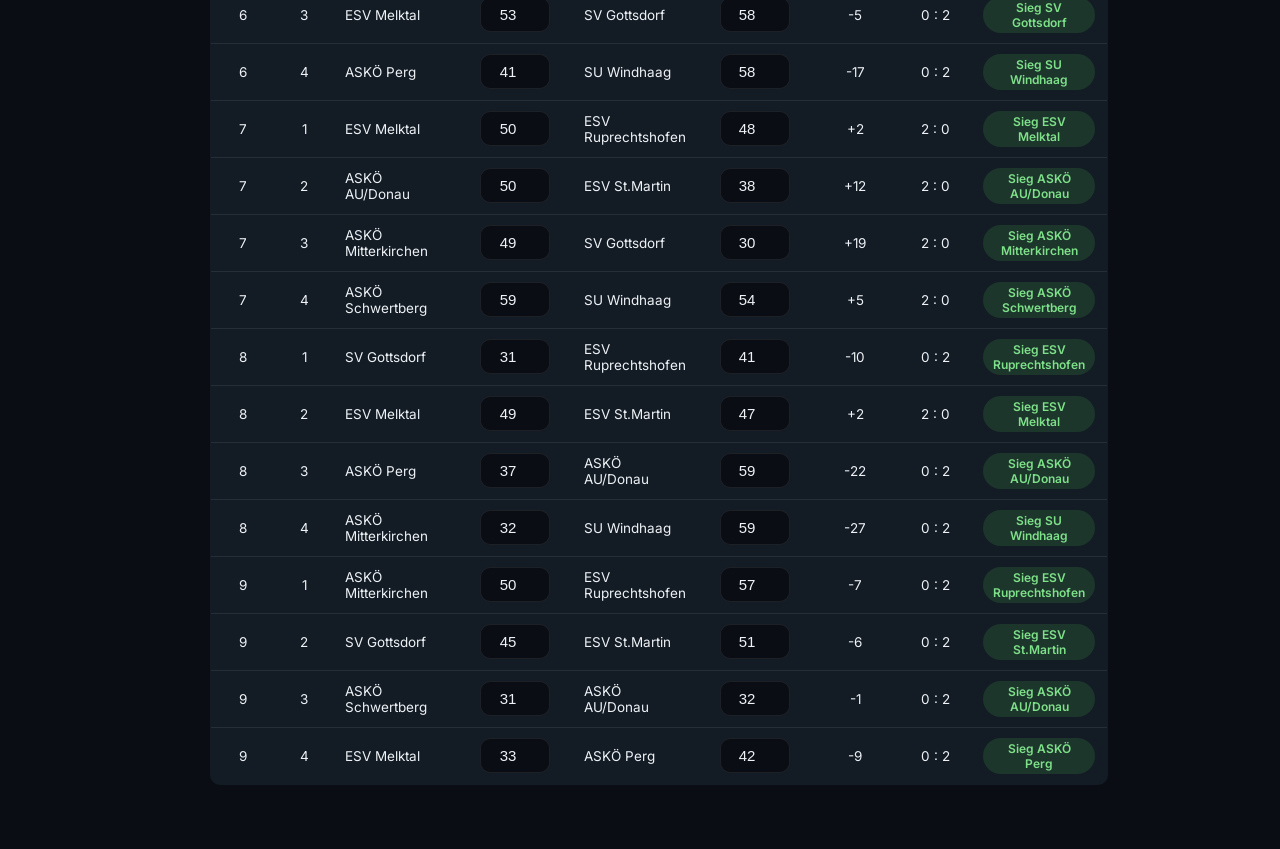
<file: 05_ergebnis.html>
<!DOCTYPE html>
<html lang="de">
<head>
<meta charset="UTF-8">
<meta name="viewport" content="width=device-width, initial-scale=1, maximum-scale=1, user-scalable=no">
<title>05 · Ergebniseingabe – Turnierverwaltung</title>
<link rel="stylesheet" href="style.css">
<style>
  .abschnitt-title { font-family: var(--font-display); font-weight: 700; font-size: 18px; margin: 24px 0 10px; padding-top: 14px; border-top: 1px solid var(--line); }
  .abschnitt-title:first-of-type { border-top: none; padding-top: 0; margin-top: 4px; }
</style>
</head>
<body>
<div class="wrap">
  <div class="topbar">
    <a class="back" href="index.html">&larr; Zurück zum Dashboard</a>
    <span class="step">Schritt 05 von 06</span>
  </div>
  <p class="eyebrow">Turnierverwaltung</p>
  <h1>Ergebniseingabe</h1>
  <p class="lead">Stockpunkte je Spiel eintragen – Sieg/Unentschieden/Niederlage und Punkte werden automatisch berechnet (Sieg 2 · Unentschieden 1 · Niederlage 0).</p>

  <div id="warnBox" class="warn-box" style="display:none;"></div>
  <div id="ladeHinweis" class="hint-box">Lade Daten…</div>

  <div class="actions">
    <button id="btnSpeichern" onclick="alleSpeichern()">Alle Ergebnisse speichern</button>
    <button id="btnWeiter" class="btn-secondary" onclick="speichernUndWeiter('06_tabelle.html')">Weiter zur Tabelle &rarr;</button>
  </div>

  <div id="tabelleContainer"></div>
</div>

<div class="toast" id="toast"></div>

<script src="turnier.js"></script>
<script>
let spielplan = [];
let teams = [];
let ergebnisse = {};

// Stockpunktdifferenz aus Sicht von Mannschaft A (positiv = A vorne)
function diffText(erg) {
    if (erg.stockA === '' || erg.stockA === undefined || erg.stockB === '' || erg.stockB === undefined) return '–';
    const diff = Number(erg.stockA) - Number(erg.stockB);
    return (diff > 0 ? '+' : '') + diff;
}

function punkteText(erg) {
    if (erg.punkteA === undefined) return '–';
    return `${erg.punkteA} : ${erg.punkteB}`;
}

function statusText(erg, spiel, teams) {
    if (!erg.statusA) return tvBadgeHtml('offen');
    if (erg.statusA === 'unentschieden') return tvBadgeHtml('unentschieden');
    const siegerId = erg.statusA === 'sieg' ? spiel.teamA : spiel.teamB;
    return `<span class="badge sieg">Sieg ${tvTeamName(teams, siegerId)}</span>`;
}

function renderAbschnitt(container, titel, spieleDesAbschnitts, zeigeRundeBahn = true) {
    if (spieleDesAbschnitts.length === 0) return;

    if (titel) {
        const h = document.createElement('div');
        h.className = 'abschnitt-title';
        h.textContent = titel;
        container.appendChild(h);
    }

    const table = document.createElement('table');
    table.className = 'data';
    const kopfSpalten = zeigeRundeBahn
        ? '<th>Runde</th><th>Bahn</th>'
        : '<th>Bahn</th><th>Begegnung</th>';
    table.innerHTML = `<tr>${kopfSpalten}<th>Mannschaft A</th><th>Stockpunkte A</th>`
        + `<th>Mannschaft B</th><th>Stockpunkte B</th><th>Differenz</th><th>Punkte A : B</th><th>Ergebnis</th></tr>`;

    spieleDesAbschnitts
        .slice()
        .sort((a, b) => (a.runde || 0) - (b.runde || 0) || a.bahn - b.bahn)
        .forEach(spiel => {
            const erg = ergebnisse[spiel.id] || {};
            const tr = document.createElement('tr');
            const ersteSpalten = zeigeRundeBahn
                ? `<td>${spiel.runde}</td><td>${spiel.bahn}</td>`
                : `<td>${spiel.bahn}</td><td class="left">${spiel.bezeichnung || ''}</td>`;
            tr.innerHTML = `
                ${ersteSpalten}
                <td class="left">${tvTeamName(teams, spiel.teamA)}</td>
                <td><input type="number" min="0" data-spiel="${spiel.id}" data-seite="A" value="${erg.stockA ?? ''}"></td>
                <td class="left">${tvTeamName(teams, spiel.teamB)}</td>
                <td><input type="number" min="0" data-spiel="${spiel.id}" data-seite="B" value="${erg.stockB ?? ''}"></td>
                <td class="erg-diff">${diffText(erg)}</td>
                <td class="erg-punkte">${punkteText(erg)}</td>
                <td class="erg-status">${statusText(erg, spiel, teams)}</td>
            `;
            table.appendChild(tr);
        });
    container.appendChild(table);
}

function renderAlle() {
    const container = document.getElementById('tabelleContainer');
    container.innerHTML = '';

    const gruppenspiele = spielplan.filter(s => s.phase === 'gruppe' || !s.phase);
    const gruppenmodus = gruppenspiele.some(s => s.gruppe === 1 || s.gruppe === 2);

    if (gruppenmodus) {
        renderAbschnitt(container, 'Gruppe 1', gruppenspiele.filter(s => s.gruppe === 1));
        renderAbschnitt(container, 'Gruppe 2', gruppenspiele.filter(s => s.gruppe === 2));
    } else {
        renderAbschnitt(container, null, gruppenspiele);
    }

    renderAbschnitt(container, 'Kreuzspiele', spielplan.filter(s => s.phase === 'kreuzspiel'), false);
    renderAbschnitt(container, 'Halbfinale', spielplan.filter(s => s.phase === 'halbfinale'), false);
    renderAbschnitt(container, 'Finale', spielplan.filter(s => s.phase === 'finale'), false);

    container.querySelectorAll('input[type="number"]').forEach(input => {
        input.addEventListener('input', onInputChange);
    });
}

function onInputChange(e) {
    const spielId = e.target.dataset.spiel;
    const seite = e.target.dataset.seite;
    if (!ergebnisse[spielId]) ergebnisse[spielId] = {};
    ergebnisse[spielId][seite === 'A' ? 'stockA' : 'stockB'] = e.target.value;

    const erg = ergebnisse[spielId];
    const result = tvBerechneErgebnis(erg.stockA, erg.stockB);
    const row = e.target.closest('tr');
    const spiel = spielplan.find(s => s.id === spielId);
    if (result) {
        Object.assign(erg, result);
    } else {
        delete erg.punkteA; delete erg.punkteB; delete erg.statusA; delete erg.statusB;
    }
    row.querySelector('.erg-diff').innerHTML = diffText(erg);
    row.querySelector('.erg-punkte').innerHTML = punkteText(erg);
    row.querySelector('.erg-status').innerHTML = statusText(erg, spiel, teams);
}

async function alleSpeichern() {
    const btn = document.getElementById('btnSpeichern');
    btn.disabled = true; btn.textContent = 'Speichere…';

    Object.keys(ergebnisse).forEach(id => {
        const e = ergebnisse[id];
        if (e.stockA !== undefined) e.stockA = e.stockA === '' ? '' : Number(e.stockA);
        if (e.stockB !== undefined) e.stockB = e.stockB === '' ? '' : Number(e.stockB);
    });
    const ergebnis = await tvSave({ ergebnisse });

    btn.disabled = false; btn.textContent = 'Alle Ergebnisse speichern';
    if (ergebnis !== null) tvToast('Ergebnisse gespeichert.', 'success');
    return ergebnis !== null;
}

async function speichernUndWeiter(ziel) {
    const btn = document.getElementById('btnWeiter');
    btn.disabled = true; btn.textContent = 'Speichere…';
    await alleSpeichern();
    window.location.href = ziel;
}

document.addEventListener('DOMContentLoaded', async () => {
    const t = await tvLoad();
    document.getElementById('ladeHinweis').style.display = 'none';
    spielplan = t.spielplan || [];
    teams = (t.mannschaften || []).map(m => ({ id: m.id, name: m.name }));
    ergebnisse = t.ergebnisse || {};

    if (spielplan.length === 0) {
        const box = document.getElementById('warnBox');
        box.style.display = 'block';
        box.innerHTML = 'Es ist noch kein Turnierplan vorhanden. Bitte zuerst unter '
            + '<a href="03_turnierplan.html" style="color:var(--accent);">Turnierplan</a> einen Plan erstellen.';
        return;
    }
    renderAlle();
});
</script>
</body>
</html>
</file>
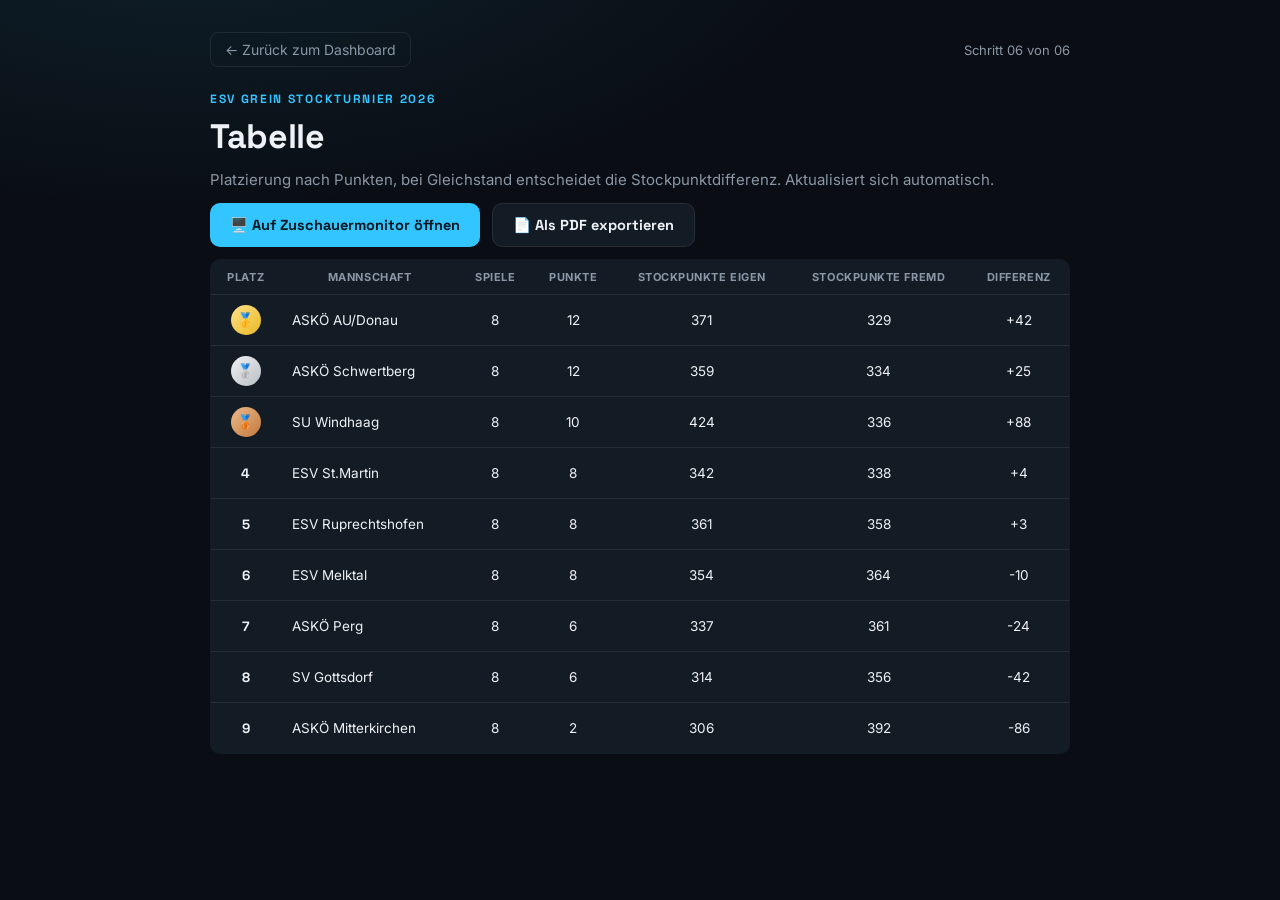
<file: 06_tabelle.html>
<!DOCTYPE html>
<html lang="de">
<head>
<meta charset="UTF-8">
<meta name="viewport" content="width=device-width, initial-scale=1, maximum-scale=1, user-scalable=no">
<title>06 · Tabelle – Turnierverwaltung</title>
<link rel="stylesheet" href="style.css">
<style>
  #druckBereich { display: none; }
  .druck-seite { background: #fff; color: #111; width: 190mm; margin: 0 auto; padding: 10mm; font-family: Arial, Helvetica, sans-serif; }
  .druck-seite .kopf { margin-bottom: 18px; }
  .druck-seite .kopf .titel { font-size: 20px; font-weight: 700; margin-bottom: 6px; }
  .druck-seite .kopf div { font-size: 13px; margin-bottom: 2px; }
  .druck-seite h2 { font-size: 18px; margin: 20px 0 12px; }
  .druck-seite h2:first-of-type { margin-top: 0; }
  table.druck-tabelle { width: 100%; border-collapse: collapse; font-size: 12px; }
  table.druck-tabelle th, table.druck-tabelle td { border: 1px solid #999; padding: 6px 8px; text-align: center; vertical-align: top; }
  table.druck-tabelle th { background: #eee; }
  table.druck-tabelle td.mannschaft { text-align: left; }
  table.druck-tabelle td.mannschaft .name { font-weight: 700; }
  table.druck-tabelle td.mannschaft .spieler { font-size: 11px; color: #444; margin-top: 2px; }
  @media print {
    @page { size: A4 portrait; margin: 12mm; }
    #druckBereich { display: block; }
  }

  .gruppen-tabellen { display: grid; grid-template-columns: 1fr 1fr; gap: 20px; }
  @media (max-width: 800px) { .gruppen-tabellen { grid-template-columns: 1fr; } }
  .abschnitt-title { font-family: var(--font-display); font-weight: 700; font-size: 18px; margin: 24px 0 10px; padding-top: 14px; border-top: 1px solid var(--line); }
  .abschnitt-title:first-of-type { border-top: none; padding-top: 0; margin-top: 4px; }
  .bracket-hinweis { font-size: 13px; color: var(--text-dim); margin-top: 8px; }
  body.monitor #tabelleContainer button { display: none; }
</style>
</head>
<body>
<div class="wrap">
  <div class="topbar">
    <a class="back" href="index.html">&larr; Zurück zum Dashboard</a>
    <span class="step">Schritt 06 von 06</span>
  </div>
  <p class="eyebrow" id="eyebrowTurniername">Turnierverwaltung</p>
  <h1>Tabelle</h1>
  <p class="lead">Platzierung nach Punkten, bei Gleichstand entscheidet die Stockpunktdifferenz. Aktualisiert sich automatisch.</p>

  <div id="warnBox" class="warn-box" style="display:none;"></div>
  <div id="ladeHinweis" class="hint-box">Lade Daten…</div>

  <div class="actions">
    <button onclick="oeffneMonitor()">🖥️ Auf Zuschauermonitor öffnen</button>
    <button class="btn-secondary" onclick="alsPdfExportieren()">📄 Als PDF exportieren</button>
  </div>

  <div id="tabelleContainer"></div>
</div>

<div id="druckBereich"></div>

<div class="toast" id="toast"></div>

<script src="turnier.js"></script>
<script>
const params = new URLSearchParams(window.location.search);
const istMonitor = params.get('monitor') === '1';
if (istMonitor) document.body.classList.add('monitor');

function oeffneMonitor() {
    const url = new URL('06_tabelle.html?monitor=1', window.location.href).href;
    window.top.open(url, '_blank');
}

function spielerListe(team) {
    if (!team || !Array.isArray(team.spieler)) return '';
    return team.spieler.filter(s => s && s.trim()).join(', ');
}

function tabelleZeilenHtml(liste, mannschaften, startNr) {
    return liste.map((s, i) => {
        const team = mannschaften.find(m => m.id === s.id);
        const gegnerPunkte = s.spiele * 2 - s.punkte;
        return `
        <tr>
          <td>${i + 1}</td>
          <td>${startNr[s.id] || ''}</td>
          <td class="mannschaft">
            <div class="name">${s.name}</div>
            <div class="spieler">${spielerListe(team)}</div>
          </td>
          <td>${s.punkte}:${gegnerPunkte}</td>
          <td>${s.diff > 0 ? '+' : ''}${s.diff}</td>
          <td>${s.stockEigen}</td>
          <td>${s.stockFremd}</td>
        </tr>`;
    }).join('');
}

function gesamtZeilenHtml(liste, mannschaften, startNr) {
    return liste.map(s => {
        const team = mannschaften.find(m => m.id === s.id);
        return `
        <tr>
          <td>${s.platz}</td>
          <td>${startNr[s.id] || ''}</td>
          <td class="mannschaft">
            <div class="name">${s.name}</div>
            <div class="spieler">${spielerListe(team)}</div>
          </td>
          <td>${s.punkte ?? ''}</td>
          <td>${s.diff > 0 ? '+' : ''}${s.diff ?? ''}</td>
        </tr>`;
    }).join('');
}

async function alsPdfExportieren() {
    const t = await tvLoad();
    const spielplan = t.spielplan || [];
    if (spielplan.length === 0) {
        tvToast('Es gibt noch keine Tabelle zum Exportieren.', 'error');
        return;
    }
    const mannschaften = t.mannschaften || [];
    const stammdaten = t.stammdaten || {};
    const startNr = {};
    mannschaften.forEach((m, i) => { startNr[m.id] = i + 1; });

    const kopfHtml = `
      <div class="kopf">
        <div class="titel">${stammdaten.turniername || 'Turnier'}</div>
        <div><strong>Austragungsort:</strong> ${stammdaten.ort || ''}</div>
        <div><strong>Datum:</strong> ${stammdaten.datum || ''}</div>
      </div>`;

    const finaleFertig = spielplan.some(s => s.phase === 'finale') && tvSiegerId(spielplan.find(s => s.phase === 'finale'), t.ergebnisse || {});

    let inhalt;
    if (finaleFertig) {
        const gesamt = tvBerechneGesamttabelle(t);
        inhalt = `<h2>Endergebnis (Gesamt)</h2>
        <table class="druck-tabelle">
          <tr><th>Platz</th><th>Start-Nr.</th><th>Mannschaft</th><th>Gr.-Punkte</th><th>Gr.-Diff.</th></tr>
          ${gesamtZeilenHtml(gesamt, mannschaften, startNr)}
        </table>`;
    } else if (mannschaften.some(m => m.gruppe === 1 || m.gruppe === 2)) {
        const gr1Teams = mannschaften.filter(m => m.gruppe === 1);
        const gr2Teams = mannschaften.filter(m => m.gruppe === 2);
        const tabelleGr1 = tvBerechneTabelle({ ...t, mannschaften: gr1Teams, spielplan: spielplan.filter(s => s.gruppe === 1) });
        const tabelleGr2 = tvBerechneTabelle({ ...t, mannschaften: gr2Teams, spielplan: spielplan.filter(s => s.gruppe === 2) });
        inhalt = `<h2>Gruppe 1 (Zwischenstand)</h2>
        <table class="druck-tabelle">
          <tr><th>Platz</th><th>Start-Nr.</th><th>Mannschaft</th><th>Punkte</th><th>Diff.</th><th>Eigene</th><th>Gegner</th></tr>
          ${tabelleZeilenHtml(tabelleGr1, mannschaften, startNr)}
        </table>
        <h2>Gruppe 2 (Zwischenstand)</h2>
        <table class="druck-tabelle">
          <tr><th>Platz</th><th>Start-Nr.</th><th>Mannschaft</th><th>Punkte</th><th>Diff.</th><th>Eigene</th><th>Gegner</th></tr>
          ${tabelleZeilenHtml(tabelleGr2, mannschaften, startNr)}
        </table>`;
    } else {
        const liste = tvBerechneTabelle(t);
        inhalt = `<h2>Endergebnis</h2>
        <table class="druck-tabelle">
          <tr><th>Rang</th><th>Start-Nr.</th><th>Mannschaft</th><th>Punkte</th><th>Diff.</th><th>Eigene</th><th>Gegner</th></tr>
          ${tabelleZeilenHtml(liste, mannschaften, startNr)}
        </table>`;
    }

    document.getElementById('druckBereich').innerHTML = `<div class="druck-seite">${kopfHtml}${inhalt}</div>`;
    window.print();
}

function tabelleAlsHtml(liste) {
    const table = document.createElement('table');
    table.className = 'data';
    table.innerHTML = `<tr><th>Platz</th><th>Mannschaft</th><th>Spiele</th><th>Punkte</th><th>Stockpunkte eigen</th><th>Stockpunkte fremd</th><th>Differenz</th></tr>`;
    liste.forEach((s, i) => {
        const tr = document.createElement('tr');
        tr.innerHTML = `<td>${tvRankBadge(i + 1)}</td><td class="left">${s.name}</td><td>${s.spiele}</td><td>${s.punkte}</td><td>${s.stockEigen}</td><td>${s.stockFremd}</td><td>${s.diff > 0 ? '+' : ''}${s.diff}</td>`;
        table.appendChild(tr);
    });
    return table;
}

async function kreuzspieleErstellen() {
    const t = await tvLoad();
    const mannschaften = t.mannschaften || [];
    const spielplan = t.spielplan || [];
    const gr1Teams = mannschaften.filter(m => m.gruppe === 1);
    const gr2Teams = mannschaften.filter(m => m.gruppe === 2);
    const tabelleGr1 = tvBerechneTabelle({ ...t, mannschaften: gr1Teams, spielplan: spielplan.filter(s => s.gruppe === 1) });
    const tabelleGr2 = tvBerechneTabelle({ ...t, mannschaften: gr2Teams, spielplan: spielplan.filter(s => s.gruppe === 2) });
    if (tabelleGr1.length < 4 || tabelleGr2.length < 4) {
        tvToast('Für Kreuzspiele werden mindestens 4 Mannschaften pro Gruppe benötigt.', 'error');
        return;
    }
    const kreuzspiele = tvErstelleKreuzspiele(tabelleGr1, tabelleGr2, (t.stammdaten || {}).anzahlBahnen);
    await tvSave({ spielplan: [...spielplan, ...kreuzspiele] });
    tvToast('Kreuzspiele erstellt. Weiter geht’s bei der Ergebniseingabe.', 'success');
    renderTabelle();
}

async function halbfinaleErstellen() {
    const t = await tvLoad();
    const spielplan = t.spielplan || [];
    const kreuzspiele = spielplan.filter(s => s.phase === 'kreuzspiel');
    const halbfinale = tvErstelleHalbfinale(kreuzspiele, t.ergebnisse || {}, (t.stammdaten || {}).anzahlBahnen);
    if (!halbfinale) {
        tvToast('Bitte zuerst alle 4 Kreuzspiele auswerten.', 'error');
        return;
    }
    await tvSave({ spielplan: [...spielplan, ...halbfinale] });
    tvToast('Halbfinale erstellt. Weiter geht’s bei der Ergebniseingabe.', 'success');
    renderTabelle();
}

async function finaleErstellen() {
    const t = await tvLoad();
    const spielplan = t.spielplan || [];
    const halbfinale = spielplan.filter(s => s.phase === 'halbfinale');
    const finale = tvErstelleFinale(halbfinale, t.ergebnisse || {});
    if (!finale) {
        tvToast('Bitte zuerst beide Halbfinale auswerten.', 'error');
        return;
    }
    await tvSave({ spielplan: [...spielplan, ...finale] });
    tvToast('Finale erstellt. Weiter geht’s bei der Ergebniseingabe.', 'success');
    renderTabelle();
}

async function renderTabelle() {
    const t = await tvLoad();
    document.getElementById('ladeHinweis').style.display = 'none';

    const turniername = (t.stammdaten || {}).turniername;
    if (turniername) document.getElementById('eyebrowTurniername').textContent = turniername;

    const spielplan = t.spielplan || [];
    const mannschaften = t.mannschaften || [];
    const ergebnisse = t.ergebnisse || {};
    const container = document.getElementById('tabelleContainer');
    const warnBox = document.getElementById('warnBox');

    if (spielplan.length === 0) {
        if (!istMonitor) {
            warnBox.style.display = 'block';
            warnBox.innerHTML = 'Es ist noch kein Turnierplan vorhanden. Bitte zuerst unter '
                + '<a href="03_turnierplan.html" style="color:var(--accent);">Turnierplan</a> einen Plan erstellen.';
        }
        container.innerHTML = '';
        return;
    }
    warnBox.style.display = 'none';
    container.innerHTML = '';

    const gruppenmodus = mannschaften.some(m => m.gruppe === 1 || m.gruppe === 2);

    if (!gruppenmodus) {
        container.appendChild(tabelleAlsHtml(tvBerechneTabelle(t)));
        return;
    }

    // --- Gruppentabellen ---
    const gr1Teams = mannschaften.filter(m => m.gruppe === 1);
    const gr2Teams = mannschaften.filter(m => m.gruppe === 2);
    const gruppenspiele = spielplan.filter(s => s.phase === 'gruppe' || !s.phase);
    const tabelleGr1 = tvBerechneTabelle({ ...t, mannschaften: gr1Teams, spielplan: gruppenspiele.filter(s => s.gruppe === 1) });
    const tabelleGr2 = tvBerechneTabelle({ ...t, mannschaften: gr2Teams, spielplan: gruppenspiele.filter(s => s.gruppe === 2) });

    const titelGruppen = document.createElement('div');
    titelGruppen.className = 'abschnitt-title';
    titelGruppen.textContent = 'Gruppenphase';
    container.appendChild(titelGruppen);

    const grid = document.createElement('div');
    grid.className = 'gruppen-tabellen';
    const spalte1 = document.createElement('div');
    spalte1.innerHTML = '<div style="font-weight:600; margin-bottom:6px;">Gruppe 1</div>';
    spalte1.appendChild(tabelleAlsHtml(tabelleGr1));
    const spalte2 = document.createElement('div');
    spalte2.innerHTML = '<div style="font-weight:600; margin-bottom:6px;">Gruppe 2</div>';
    spalte2.appendChild(tabelleAlsHtml(tabelleGr2));
    grid.appendChild(spalte1);
    grid.appendChild(spalte2);
    container.appendChild(grid);

    // --- K.o.-Phase: je nach Fortschritt den passenden "weiter"-Button zeigen ---
    const kreuzspiele = spielplan.filter(s => s.phase === 'kreuzspiel');
    const halbfinale = spielplan.filter(s => s.phase === 'halbfinale');
    const finale = spielplan.filter(s => s.phase === 'finale');

    const alleGruppenspieleFertig = gruppenspiele.every(s => ergebnisse[s.id] && ergebnisse[s.id].statusA);

    const koTitel = document.createElement('div');
    koTitel.className = 'abschnitt-title';
    koTitel.textContent = 'Kreuzspiele, Halbfinale & Finale';
    container.appendChild(koTitel);

    if (kreuzspiele.length === 0) {
        const hinweis = document.createElement('div');
        hinweis.className = 'bracket-hinweis';
        if (!alleGruppenspieleFertig) {
            hinweis.textContent = 'Sobald alle Gruppenspiele ausgewertet sind, können hier die Kreuzspiele (Plätze 1–4 je Gruppe) erstellt werden.';
            container.appendChild(hinweis);
        } else {
            const btn = document.createElement('button');
            btn.textContent = 'Kreuzspiele erstellen (Plätze 1–4 je Gruppe)';
            btn.onclick = kreuzspieleErstellen;
            container.appendChild(btn);
        }
    } else if (halbfinale.length === 0) {
        const alleKreuzspieleFertig = kreuzspiele.every(s => tvSiegerId(s, ergebnisse));
        if (alleKreuzspieleFertig) {
            const btn = document.createElement('button');
            btn.textContent = 'Halbfinale erstellen';
            btn.onclick = halbfinaleErstellen;
            container.appendChild(btn);
        } else {
            const hinweis = document.createElement('div');
            hinweis.className = 'bracket-hinweis';
            hinweis.textContent = 'Kreuzspiele sind angelegt – bitte unter „Ergebniseingabe" auswerten, dann erscheint hier der Button für das Halbfinale.';
            container.appendChild(hinweis);
        }
    } else if (finale.length === 0) {
        const alleHalbfinaleFertig = halbfinale.every(s => tvSiegerId(s, ergebnisse));
        if (alleHalbfinaleFertig) {
            const btn = document.createElement('button');
            btn.textContent = 'Finale erstellen';
            btn.onclick = finaleErstellen;
            container.appendChild(btn);
        } else {
            const hinweis = document.createElement('div');
            hinweis.className = 'bracket-hinweis';
            hinweis.textContent = 'Halbfinale sind angelegt – bitte unter „Ergebniseingabe" auswerten, dann erscheint hier der Button für das Finale.';
            container.appendChild(hinweis);
        }
    } else if (!tvSiegerId(finale[0], ergebnisse)) {
        const hinweis = document.createElement('div');
        hinweis.className = 'bracket-hinweis';
        hinweis.textContent = 'Finale ist angelegt – bitte unter „Ergebniseingabe" auswerten, um die Gesamttabelle zu sehen.';
        container.appendChild(hinweis);
    } else {
        const titelGesamt = document.createElement('div');
        titelGesamt.className = 'abschnitt-title';
        titelGesamt.textContent = 'Gesamttabelle';
        container.appendChild(titelGesamt);

        const gesamt = tvBerechneGesamttabelle(t);
        const table = document.createElement('table');
        table.className = 'data';
        table.innerHTML = '<tr><th>Platz</th><th>Mannschaft</th></tr>';
        gesamt.forEach(s => {
            const tr = document.createElement('tr');
            tr.innerHTML = `<td>${tvRankBadge(s.platz)}</td><td class="left">${s.name}</td>`;
            table.appendChild(tr);
        });
        container.appendChild(table);
    }
}

document.addEventListener('DOMContentLoaded', renderTabelle);

// Aktualisiert sich automatisch alle paar Sekunden - so bekommt der
// Zuschauermonitor (egal auf welchem Gerät) neue Ergebnisse mit, sobald
// sie am Eingabe-Gerät gespeichert wurden.
setInterval(renderTabelle, istMonitor ? 8000 : 15000);
</script>
</body>
</html>
</file>
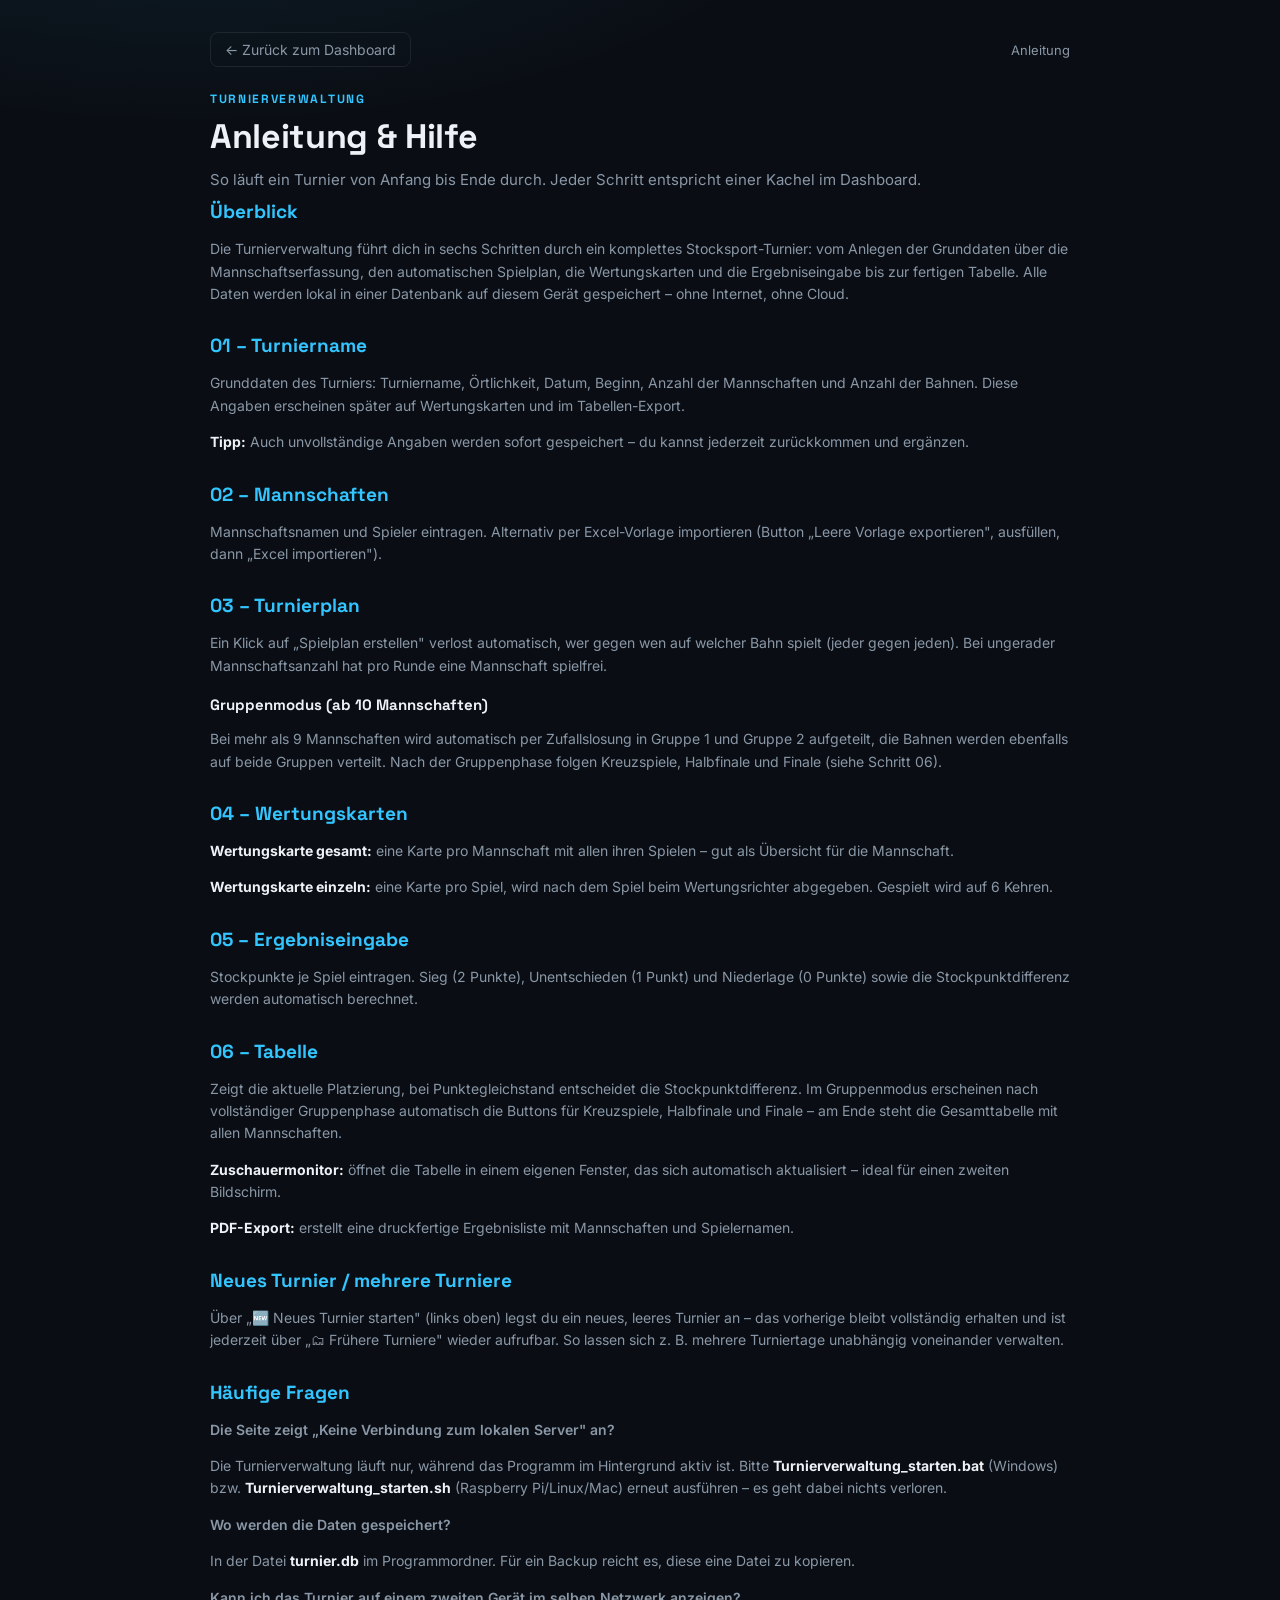
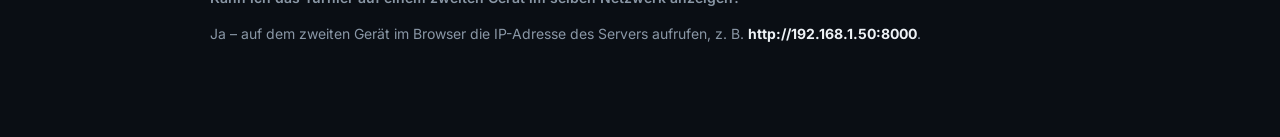
<file: 07_anleitung.html>
<!DOCTYPE html>
<html lang="de">
<head>
<meta charset="UTF-8">
<meta name="viewport" content="width=device-width, initial-scale=1, maximum-scale=1, user-scalable=no">
<title>07 · Anleitung – Turnierverwaltung</title>
<link rel="stylesheet" href="style.css">
<style>
  .anleitung-abschnitt { margin-bottom: 28px; }
  .anleitung-abschnitt h2 { font-family: var(--font-display); font-size: 19px; margin: 0 0 10px; color: var(--accent); }
  .anleitung-abschnitt h3 { font-family: var(--font-display); font-size: 15px; margin: 18px 0 6px; }
  .anleitung-abschnitt p, .anleitung-abschnitt li { color: var(--text-dim); font-size: 14px; line-height: 1.6; }
  .anleitung-abschnitt ol, .anleitung-abschnitt ul { padding-left: 22px; margin: 6px 0; }
  .anleitung-abschnitt strong { color: var(--text); }
  .faq-frage { color: var(--text); font-weight: 600; margin-top: 14px; }
</style>
</head>
<body>
<div class="wrap">
  <div class="topbar">
    <a class="back" href="index.html">&larr; Zurück zum Dashboard</a>
    <span class="step">Anleitung</span>
  </div>
  <p class="eyebrow">Turnierverwaltung</p>
  <h1>Anleitung &amp; Hilfe</h1>
  <p class="lead">So läuft ein Turnier von Anfang bis Ende durch. Jeder Schritt entspricht einer Kachel im Dashboard.</p>

  <div class="anleitung-abschnitt">
    <h2>Überblick</h2>
    <p>Die Turnierverwaltung führt dich in sechs Schritten durch ein komplettes Stocksport-Turnier: vom Anlegen der Grunddaten über die Mannschaftserfassung, den automatischen Spielplan, die Wertungskarten und die Ergebniseingabe bis zur fertigen Tabelle. Alle Daten werden lokal in einer Datenbank auf diesem Gerät gespeichert – ohne Internet, ohne Cloud.</p>
  </div>

  <div class="anleitung-abschnitt">
    <h2>01 – Turniername</h2>
    <p>Grunddaten des Turniers: Turniername, Örtlichkeit, Datum, Beginn, Anzahl der Mannschaften und Anzahl der Bahnen. Diese Angaben erscheinen später auf Wertungskarten und im Tabellen-Export.</p>
    <p><strong>Tipp:</strong> Auch unvollständige Angaben werden sofort gespeichert – du kannst jederzeit zurückkommen und ergänzen.</p>
  </div>

  <div class="anleitung-abschnitt">
    <h2>02 – Mannschaften</h2>
    <p>Mannschaftsnamen und Spieler eintragen. Alternativ per Excel-Vorlage importieren (Button „Leere Vorlage exportieren", ausfüllen, dann „Excel importieren").</p>
  </div>

  <div class="anleitung-abschnitt">
    <h2>03 – Turnierplan</h2>
    <p>Ein Klick auf „Spielplan erstellen" verlost automatisch, wer gegen wen auf welcher Bahn spielt (jeder gegen jeden). Bei ungerader Mannschaftsanzahl hat pro Runde eine Mannschaft spielfrei.</p>
    <h3>Gruppenmodus (ab 10 Mannschaften)</h3>
    <p>Bei mehr als 9 Mannschaften wird automatisch per Zufallslosung in Gruppe 1 und Gruppe 2 aufgeteilt, die Bahnen werden ebenfalls auf beide Gruppen verteilt. Nach der Gruppenphase folgen Kreuzspiele, Halbfinale und Finale (siehe Schritt 06).</p>
  </div>

  <div class="anleitung-abschnitt">
    <h2>04 – Wertungskarten</h2>
    <p><strong>Wertungskarte gesamt:</strong> eine Karte pro Mannschaft mit allen ihren Spielen – gut als Übersicht für die Mannschaft.</p>
    <p><strong>Wertungskarte einzeln:</strong> eine Karte pro Spiel, wird nach dem Spiel beim Wertungsrichter abgegeben. Gespielt wird auf 6 Kehren.</p>
  </div>

  <div class="anleitung-abschnitt">
    <h2>05 – Ergebniseingabe</h2>
    <p>Stockpunkte je Spiel eintragen. Sieg (2 Punkte), Unentschieden (1 Punkt) und Niederlage (0 Punkte) sowie die Stockpunktdifferenz werden automatisch berechnet.</p>
  </div>

  <div class="anleitung-abschnitt">
    <h2>06 – Tabelle</h2>
    <p>Zeigt die aktuelle Platzierung, bei Punktegleichstand entscheidet die Stockpunktdifferenz. Im Gruppenmodus erscheinen nach vollständiger Gruppenphase automatisch die Buttons für Kreuzspiele, Halbfinale und Finale – am Ende steht die Gesamttabelle mit allen Mannschaften.</p>
    <p><strong>Zuschauermonitor:</strong> öffnet die Tabelle in einem eigenen Fenster, das sich automatisch aktualisiert – ideal für einen zweiten Bildschirm.</p>
    <p><strong>PDF-Export:</strong> erstellt eine druckfertige Ergebnisliste mit Mannschaften und Spielernamen.</p>
  </div>

  <div class="anleitung-abschnitt">
    <h2>Neues Turnier / mehrere Turniere</h2>
    <p>Über „🆕 Neues Turnier starten" (links oben) legst du ein neues, leeres Turnier an – das vorherige bleibt vollständig erhalten und ist jederzeit über „🗂 Frühere Turniere" wieder aufrufbar. So lassen sich z. B. mehrere Turniertage unabhängig voneinander verwalten.</p>
  </div>

  <div class="anleitung-abschnitt">
    <h2>Häufige Fragen</h2>
    <p class="faq-frage">Die Seite zeigt „Keine Verbindung zum lokalen Server" an?</p>
    <p>Die Turnierverwaltung läuft nur, während das Programm im Hintergrund aktiv ist. Bitte <strong>Turnierverwaltung_starten.bat</strong> (Windows) bzw. <strong>Turnierverwaltung_starten.sh</strong> (Raspberry Pi/Linux/Mac) erneut ausführen – es geht dabei nichts verloren.</p>
    <p class="faq-frage">Wo werden die Daten gespeichert?</p>
    <p>In der Datei <strong>turnier.db</strong> im Programmordner. Für ein Backup reicht es, diese eine Datei zu kopieren.</p>
    <p class="faq-frage">Kann ich das Turnier auf einem zweiten Gerät im selben Netzwerk anzeigen?</p>
    <p>Ja – auf dem zweiten Gerät im Browser die IP-Adresse des Servers aufrufen, z. B. <strong>http://192.168.1.50:8000</strong>.</p>
  </div>
</div>
</body>
</html>
</file>
<file: style.css>
@import url('https://fonts.googleapis.com/css2?family=Space+Grotesk:wght@500;700&family=Inter:wght@400;500;600;700&display=swap');

:root {
  --bg: #0a0e14;
  --bg-panel: #131b24;
  --bg-panel-hi: #182130;
  --line: rgba(255,255,255,0.08);
  --line-hi: rgba(255,255,255,0.18);
  --text: #eef2f6;
  --text-dim: #8a97a6;
  --accent: #33c5ff;
  --accent-hover: #5fd4ff;
  --accent-soft: rgba(51,197,255,0.14);
  --gold: #e8b923;
  --silver: #b9bfc6;
  --bronze: #c47a3d;
  --font-display: "Space Grotesk", "Inter", sans-serif;
  --font-body: "Inter", -apple-system, "Segoe UI", sans-serif;
}

* { box-sizing: border-box; }
html { touch-action: manipulation; }

body {
  margin: 0;
  background: radial-gradient(1100px 500px at 15% -10%, rgba(51,197,255,0.10), transparent 60%), var(--bg);
  color: var(--text);
  font-family: var(--font-body);
  min-height: 100vh;
}

.wrap { max-width: 900px; margin: 0 auto; padding: 32px 20px 64px; }

.topbar {
  display: flex;
  justify-content: space-between;
  align-items: center;
  margin-bottom: 24px;
  gap: 12px;
  flex-wrap: wrap;
}
.topbar .back {
  display: inline-flex;
  align-items: center;
  gap: 6px;
  color: var(--text-dim);
  text-decoration: none;
  font-size: 14px;
  border: 1px solid var(--line);
  padding: 8px 14px;
  border-radius: 8px;
  transition: color .15s ease, border-color .15s ease;
}
.topbar .back:hover { color: var(--text); border-color: var(--line-hi); }
.topbar .step { color: var(--text-dim); font-size: 13px; }

.eyebrow {
  font-family: var(--font-display);
  font-weight: 700;
  letter-spacing: 0.14em;
  text-transform: uppercase;
  color: var(--accent);
  font-size: 12px;
  margin: 0 0 8px;
}
h1 { font-family: var(--font-display); font-weight: 700; font-size: 34px; margin: 0 0 10px; letter-spacing: -0.01em; }
p.lead { color: var(--text-dim); font-size: 15px; line-height: 1.55; margin: 0 0 8px; }

.card {
  background: var(--bg-panel);
  border: 1px solid var(--line);
  border-radius: 16px;
  padding: 24px;
  box-shadow: 0 20px 40px -20px rgba(0,0,0,0.5);
  margin-top: 20px;
}

label { display: block; font-size: 12px; text-transform: uppercase; letter-spacing: 0.07em; color: var(--text-dim); margin-bottom: 8px; }
input[type="text"], input[type="date"], input[type="time"], input[type="number"], input[type="file"] {
  width: 100%; padding: 12px 14px; background: var(--bg); border: 1px solid var(--line);
  border-radius: 10px; color: var(--text); font-size: 15px; margin-bottom: 16px;
}
input:focus { outline: none; border-color: var(--accent); box-shadow: 0 0 0 3px var(--accent-soft); }

button, .btn {
  display: inline-flex; align-items: center; justify-content: center; gap: 6px;
  background: var(--accent); color: #05161e; border: none;
  padding: 12px 20px; border-radius: 10px; font-family: var(--font-display); font-weight: 700;
  font-size: 14.5px; cursor: pointer; text-decoration: none; transition: background .15s ease, transform .1s ease;
}
button:hover, .btn:hover { background: var(--accent-hover); }
button:active, .btn:active { transform: scale(0.98); }
.btn-secondary { background: var(--bg-panel); color: var(--text); border: 1px solid var(--line); }
.btn-secondary:hover { border-color: var(--line-hi); background: var(--bg-panel-hi); }

.row2 { display: grid; grid-template-columns: 1fr 1fr; gap: 16px; }
@media (max-width: 520px) { .row2 { grid-template-columns: 1fr; } }
.actions { display: flex; gap: 12px; margin-top: 12px; flex-wrap: wrap; }

.hint-box, .warn-box, .info-box {
  border-radius: 10px; padding: 16px 18px; margin: 18px 0; font-size: 14px; line-height: 1.6;
  background: var(--bg-panel); border: 1px solid var(--line); color: var(--text-dim);
}
.hint-box, .info-box { border-left: 3px solid var(--accent); }
.warn-box { border-left: 3px solid #e05a5a; }
.hint-box strong, .info-box strong { color: var(--text); }

/* Dashboard-Button-Grid */
.dashboard-grid {
  display: grid;
  grid-template-columns: repeat(auto-fit, minmax(220px, 1fr));
  gap: 16px;
  margin-top: 28px;
}
.dash-btn {
  display: flex; flex-direction: column; align-items: center; justify-content: center; text-align: center; gap: 8px;
  background: var(--bg-panel); border: 1px solid var(--line); border-radius: 14px;
  padding: 30px 18px; text-decoration: none; color: var(--text); min-height: 140px;
  transition: border-color .15s ease, background .15s ease, transform .12s ease;
}
.dash-btn:hover { border-color: var(--accent); background: var(--bg-panel-hi); transform: translateY(-2px); }
.dash-btn .num { font-family: var(--font-display); font-weight: 700; font-size: 26px; color: var(--accent); }
.dash-btn .title { font-weight: 600; font-size: 16px; }
.dash-btn .sub { color: var(--text-dim); font-size: 12.5px; }

/* Team-Karten (Mannschaften) */
.team-card { background: var(--bg-panel); border: 1px solid var(--line); border-radius: 14px; padding: 18px 20px; margin-bottom: 14px; }
.team-card .team-head { display: flex; align-items: center; gap: 12px; margin-bottom: 12px; }
.team-card .team-num { font-family: var(--font-display); font-weight: 700; color: var(--accent); min-width: 28px; }
.team-card input[type="text"] { margin-bottom: 0; }
.player-list { display: flex; flex-direction: column; gap: 8px; margin-top: 10px; }
.player-row { display: flex; gap: 8px; align-items: center; }
.player-row input { margin-bottom: 0; flex: 1; }
.icon-btn { background: transparent; border: 1px solid var(--line); color: var(--text-dim); padding: 8px 12px; border-radius: 8px; font-size: 13px; cursor: pointer; }
.icon-btn:hover { color: var(--text); border-color: var(--line-hi); }

/* Tabellen (Turnierplan, Ergebnis, Tabelle) */
table.data { width: 100%; border-collapse: collapse; background: var(--bg-panel); border: 1px solid var(--line); border-radius: 10px; overflow: hidden; margin-top: 12px; }
table.data th, table.data td { padding: 10px 12px; border-bottom: 1px solid var(--line); font-size: 13.5px; text-align: center; }
table.data th { color: var(--text-dim); text-transform: uppercase; font-size: 11px; letter-spacing: .05em; }
table.data td.left { text-align: left; }
table.data tr:last-child td { border-bottom: none; }
table.data input[type="number"] { width: 70px; margin-bottom: 0; padding: 8px; text-align: center; }

.badge { display: inline-block; padding: 3px 10px; border-radius: 20px; font-size: 12px; font-weight: 600; }
.badge.sieg { background: rgba(76,175,80,.18); color: #7ee089; }
.badge.unentschieden { background: rgba(255,193,7,.18); color: #ffcf4d; }
.badge.niederlage { background: rgba(224,90,90,.18); color: #ff8f8f; }
.badge.offen { background: var(--line); color: var(--text-dim); }

.rank-badge { display:inline-flex; align-items:center; justify-content:center; width:30px; height:30px; border-radius:50%; font-weight:700; font-family: var(--font-display); }
.rank-1 { background: linear-gradient(135deg,#ffe08a,var(--gold)); color:#3a2a00; }
.rank-2 { background: linear-gradient(135deg,#f1f1f1,var(--silver)); color:#2a2a2a; }
.rank-3 { background: linear-gradient(135deg,#eab98c,var(--bronze)); color:#2b1400; }

/* Zuschauermonitor-Modus (06_tabelle.html?monitor=1) */
body.monitor .topbar, body.monitor .lead, body.monitor .eyebrow, body.monitor .actions { display: none !important; }
body.monitor h1 { font-size: 52px; text-align: center; margin-top: 10px; }
body.monitor .wrap { max-width: 1100px; }
body.monitor table.data th, body.monitor table.data td { font-size: 24px; padding: 18px 16px; }
body.monitor .rank-badge { width: 44px; height: 44px; font-size: 18px; }

@media print {
  body * { visibility: hidden; }
  #druckBereich, #druckBereich * { visibility: visible; }
  #druckBereich { position: absolute; left: 0; top: 0; width: 100%; }
  .karte { page-break-after: always; margin: 0 auto; }
  @page { size: A4 landscape; margin: 8mm; }
}

.toast {
  position: fixed; left: 50%; bottom: 28px; transform: translateX(-50%) translateY(20px);
  background: var(--bg-panel-hi); color: var(--text); border: 1px solid var(--accent);
  padding: 12px 20px; border-radius: 10px; font-size: 14px; opacity: 0; pointer-events: none;
  transition: opacity .2s ease, transform .2s ease; z-index: 999;
}
.toast.show { opacity: 1; transform: translateX(-50%) translateY(0); }
.toast.success { border-color: #4caf50; }
.toast.error { border-color: #e05a5a; }
</file>
